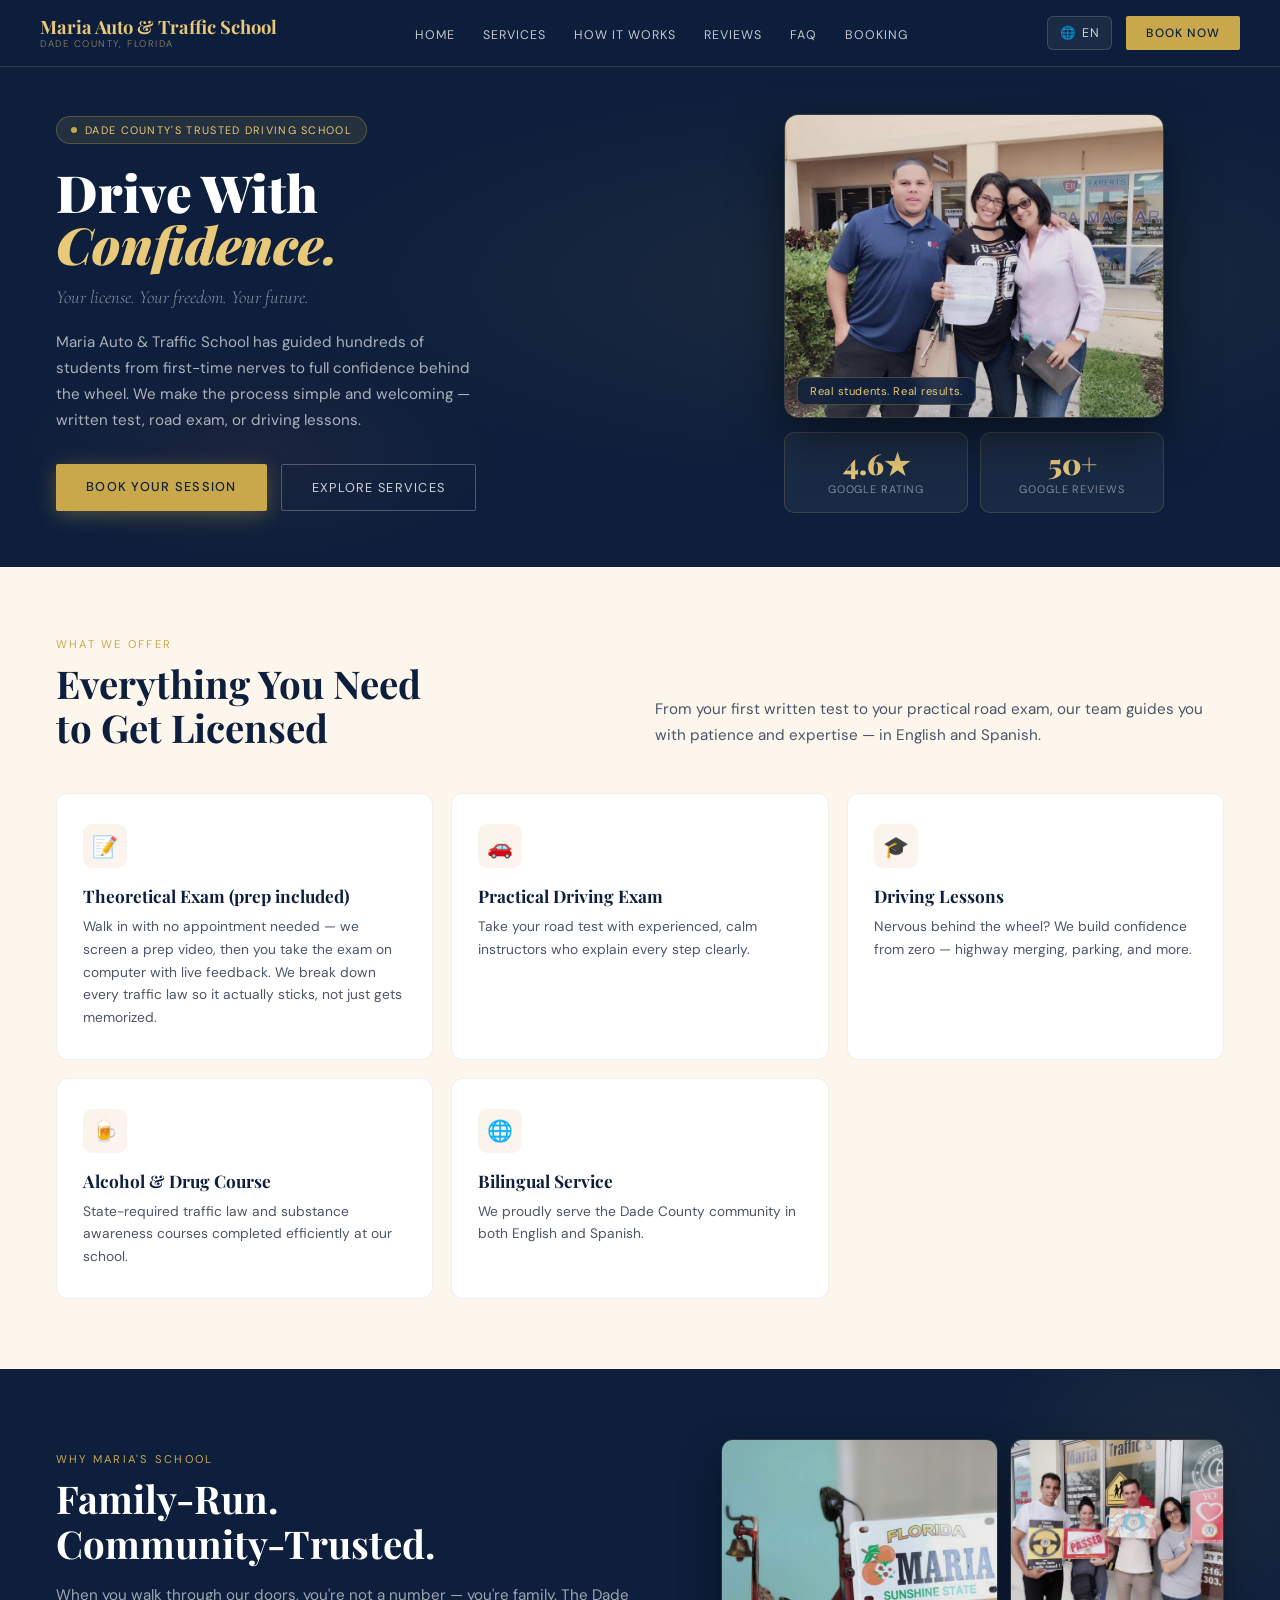
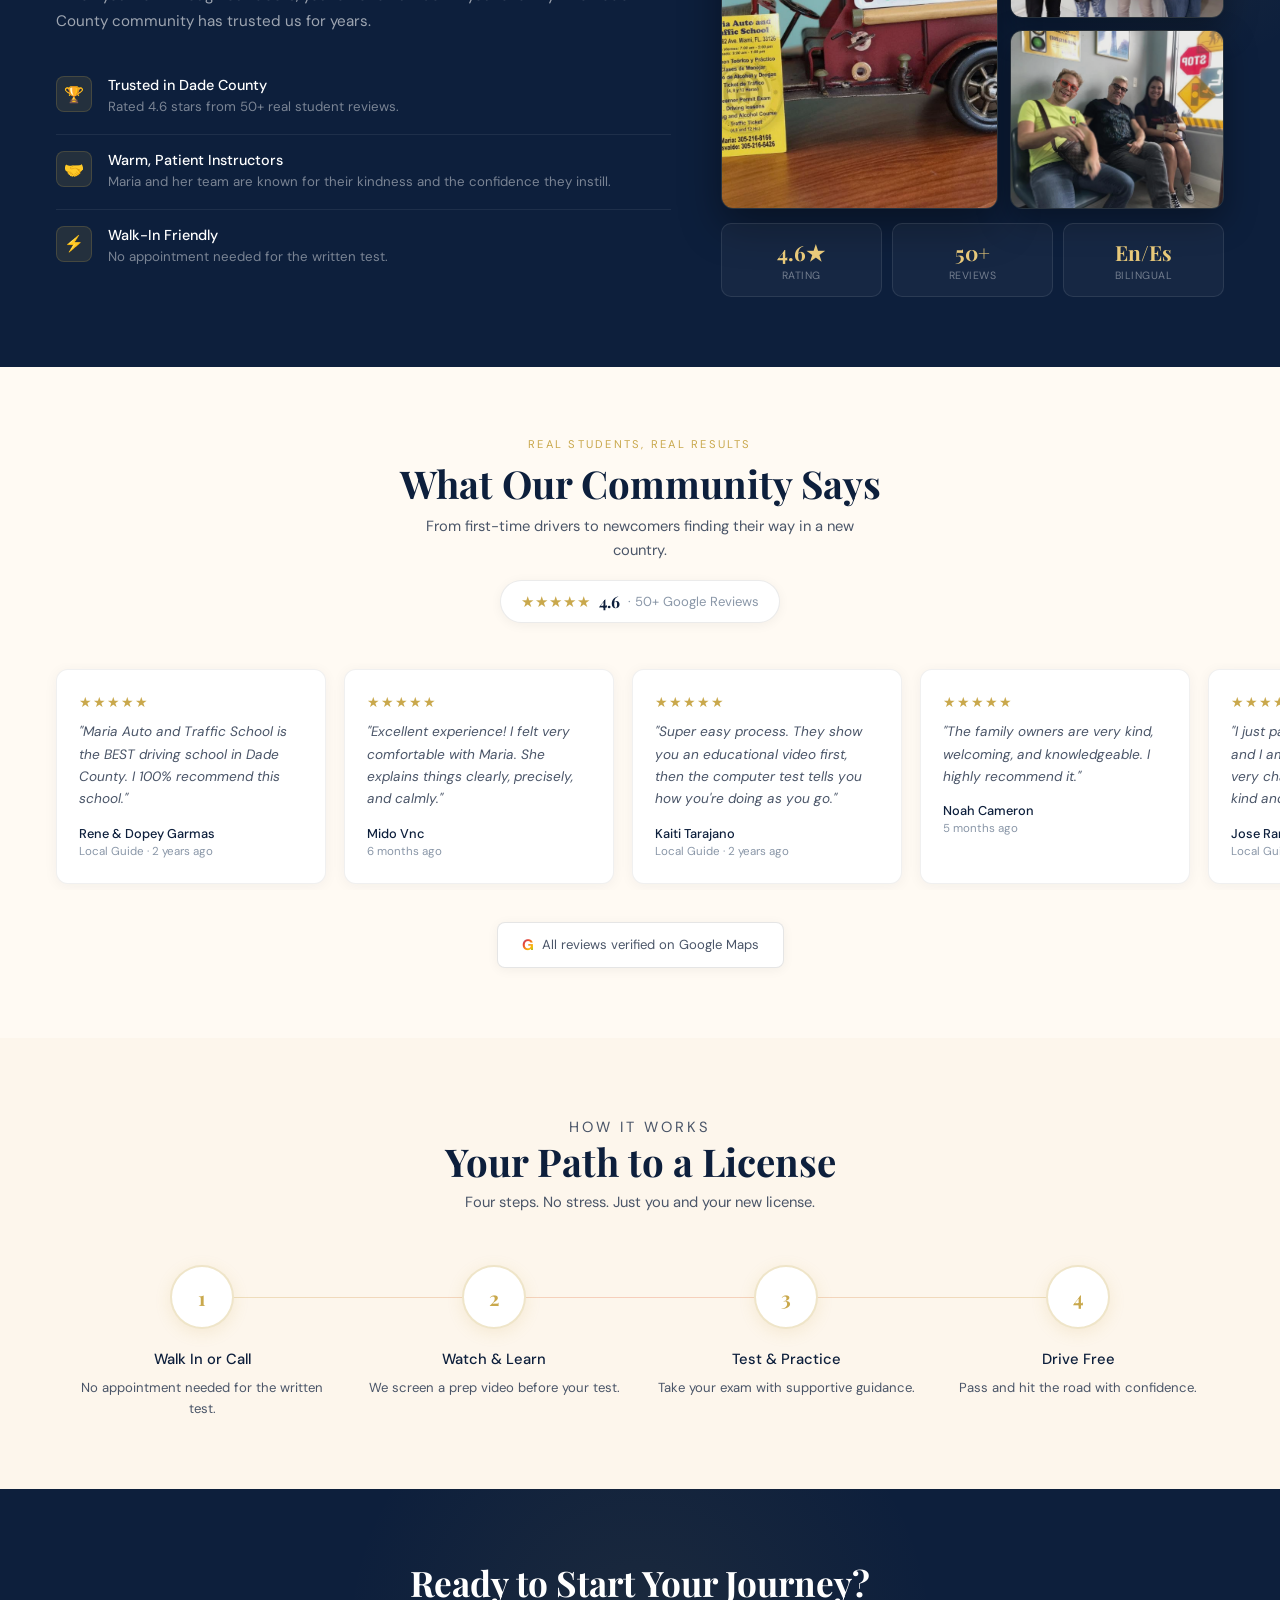
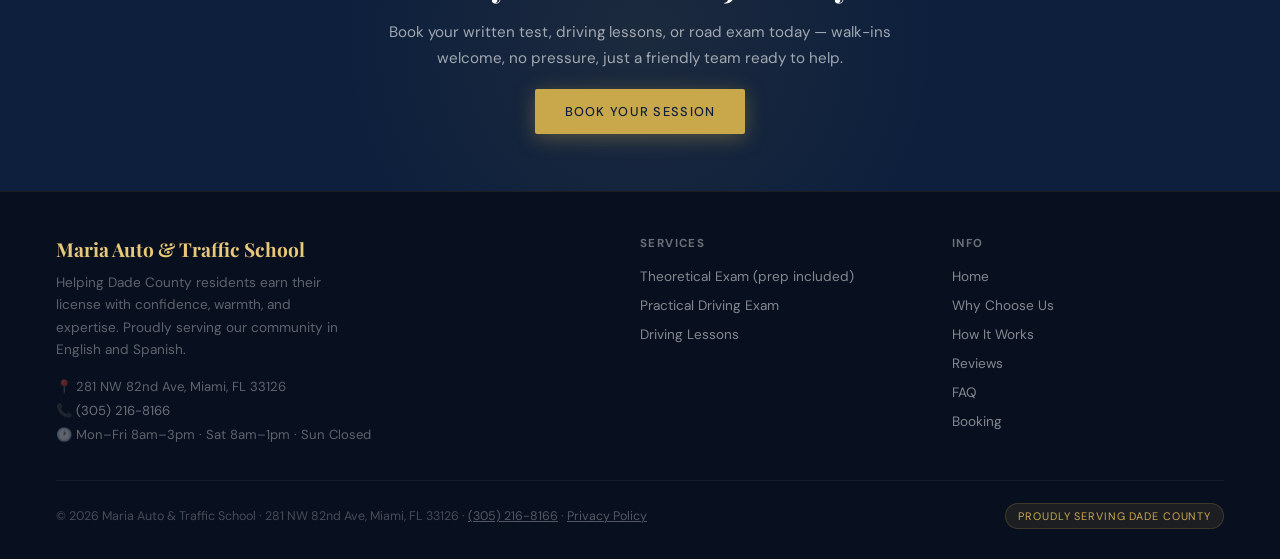
<file: index.html>
<!DOCTYPE html>
<html lang="en" id="html-root">
<head>
<meta charset="UTF-8">
<meta name="viewport" content="width=device-width, initial-scale=1.0">
<title>Maria Auto & Traffic School — Dade County's Trusted Driving School</title>

<link rel="icon" type="image/svg+xml" href="data:image/svg+xml,%3Csvg xmlns='http://www.w3.org/2000/svg' viewBox='0 0 100 100'%3E%3Crect width='100' height='100' rx='20' fill='%230d1f3c'/%3E%3Ctext x='50' y='68' font-family='Georgia,serif' font-size='58' font-weight='700' fill='%23c9a84c' text-anchor='middle'%3EM%3C/text%3E%3C/svg%3E">

<meta name="description" content="Maria Auto & Traffic School — Miami-Dade's trusted driving school. Written tests, road exams, and driving lessons in English and Spanish. Walk-ins welcome.">
<meta name="robots" content="index, follow">
<link rel="canonical" href="https://mariaautoschool.netlify.app/">
<meta property="og:type" content="website">
<meta property="og:title" content="Maria Auto & Traffic School">
<meta property="og:description" content="Miami-Dade's trusted driving school. Written tests, road exams & driving lessons in English and Spanish.">
<meta property="og:image" content="https://mariaautoschool.netlify.app/images/maria3.jpg">
<meta property="og:image:alt" content="Students celebrating passing their driving test outside Maria Auto & Traffic School">
<meta name="twitter:card" content="summary_large_image">
<meta name="twitter:image" content="https://mariaautoschool.netlify.app/images/maria3.jpg">
<link rel="preconnect" href="https://fonts.googleapis.com">
<link href="https://fonts.googleapis.com/css2?family=Playfair+Display:ital,wght@0,400;0,700;0,900;1,400;1,700&family=DM+Sans:wght@300;400;500&family=Cormorant+Garamond:ital,wght@0,300;1,300;1,600&display=swap" rel="stylesheet">
<link rel="stylesheet" href="style.css">

<script type="application/ld+json">
{
  "@context": "https://schema.org",
  "@type": "DrivingSchool",
  "name": "Maria Auto & Traffic School",
  "image": "https://mariaautoschool.netlify.app/images/maria5.jpg",
  "url": "https://mariaautoschool.netlify.app/",
  "telephone": "+1-305-216-8166",
  "address": {
    "@type": "PostalAddress",
    "streetAddress": "281 NW 82nd Ave",
    "addressLocality": "Miami",
    "addressRegion": "FL",
    "postalCode": "33126",
    "addressCountry": "US"
  },
  "openingHoursSpecification": [
    {
      "@type": "OpeningHoursSpecification",
      "dayOfWeek": ["Monday", "Tuesday", "Wednesday", "Thursday", "Friday"],
      "opens": "08:00",
      "closes": "15:00"
    },
    {
      "@type": "OpeningHoursSpecification",
      "dayOfWeek": "Saturday",
      "opens": "08:00",
      "closes": "13:00"
    }
  ],
  "aggregateRating": {
    "@type": "AggregateRating",
    "ratingValue": "4.6",
    "reviewCount": "50",
    "bestRating": "5",
    "worstRating": "1"
  },
  "priceRange": "$50-$150",
  "areaServed": "Miami-Dade County, FL",
  "availableLanguage": ["English", "Spanish"]
}
</script>
</head>
<body>

<!-- NAV -->
<nav>
  <a href="index.html" class="nav-logo">Maria Auto & Traffic School<span>Dade County, Florida</span></a>
  <ul class="nav-links">
    <li><a href="index.html" data-i18n="nav.home">Home</a></li>
    <li><a href="#services" data-i18n="nav.services">Services</a></li>
    <li><a href="#process" data-i18n="nav.process">How It Works</a></li>
    <li><a href="#reviews" data-i18n="nav.reviews">Reviews</a></li>
    <li><a href="faq.html" data-i18n="footer.faq">FAQ</a></li>
    <li><a href="book.html" data-i18n="nav.contact">Booking</a></li>
  </ul>
  <div class="nav-right">
    <div class="lang-switch">
      <button class="lang-btn" id="lang-btn">🌐 <span id="lang-btn-label">EN</span></button>
      <div class="lang-menu" id="lang-menu">
        <button class="lang-option" data-lang="en">English</button>
        <button class="lang-option" data-lang="es">Español</button>
      </div>
    </div>
    <a href="book.html" class="nav-cta" data-i18n="nav.cta">Book Now</a>
    <button class="nav-hamburger" id="hamburger" aria-label="Open menu"><span></span><span></span><span></span></button>
  </div>
</nav>

<div class="mobile-menu" id="mobile-menu">
  <a href="index.html" class="mobile-link" data-i18n="nav.home">Home</a>
  <a href="#services" class="mobile-link" data-i18n="nav.services">Services</a>
  <a href="#process" class="mobile-link" data-i18n="nav.process">How It Works</a>
  <a href="#reviews" class="mobile-link" data-i18n="nav.reviews">Reviews</a>
  <a href="faq.html" class="mobile-link" data-i18n="footer.faq">FAQ</a>
  <a href="book.html" class="mobile-link" data-i18n="nav.contact">Booking</a>
  <div class="mobile-lang">
    <button data-lang="en">English</button>
    <button data-lang="es">Español</button>
  </div>
</div>

<section class="hero">
  <div class="hero-bg-texture"></div>
  <div class="hero-left">
    <div class="hero-badge"><span class="hero-badge-dot"></span><span data-i18n="hero.badge">Dade County's Trusted Driving School</span></div>
    <h1 class="hero-headline" data-i18n-html="hero.headline">Drive With<em>Confidence.</em></h1>
    <p class="hero-sub" data-i18n="hero.sub">Your license. Your freedom. Your future.</p>
    <p class="hero-body" data-i18n="hero.body">Maria Auto & Traffic School has guided hundreds of students from first-time nerves to full confidence behind the wheel. We make the process simple and welcoming — written test, road exam, or driving lessons.</p>
    <div class="hero-actions">
      <a href="book.html" class="btn-primary" data-i18n="hero.cta1">Book Your Session</a>
      <a href="#services" class="btn-secondary" data-i18n="hero.cta2">Explore Services</a>
    </div>
  </div>
  <div class="hero-right">
    <div class="hero-photo-wrap">
      <div class="hero-photo">
        <img src="images/maria3.jpg" alt="Students celebrating passing their driving test outside Maria Auto & Traffic School">
        <div class="hero-photo-badge" data-i18n="hero.photoBadge">Real students. Real results.</div>
      </div>
      <div class="hero-stats-row">
        <div class="hero-stat-card">
          <div class="stat-number">4.6★</div>
          <div class="stat-label" data-i18n="hero.statRating">Google Rating</div>
        </div>
        <div class="hero-stat-card">
          <div class="stat-number">50+</div>
          <div class="stat-label" data-i18n="hero.statReviews">Google Reviews</div>
        </div>
      </div>
    </div>
  </div>
</section>

<section class="services" id="services">
  <div class="services-header">
    <div>
      <p class="section-label" data-i18n="services.label">What We Offer</p>
      <h2 class="section-title" data-i18n-html="services.title">Everything You Need<br>to Get Licensed</h2>
    </div>
    <p class="services-desc" data-i18n="services.desc">From your first written test to your practical road exam, our team guides you with patience and expertise — in English and Spanish.</p>
  </div>
  <div class="services-grid">
    <div class="service-card fade-up">
      <div class="service-icon">📝</div>
      <h3 class="service-name" data-i18n="services.s5title">Theoretical Exam (prep included)</h3>
      <p class="service-desc" data-i18n="services.s5desc">Walk in with no appointment needed — we screen a prep video, then you take the exam on computer with live feedback. We break down every traffic law so it actually sticks, not just gets memorized.</p>
    </div>
    <div class="service-card fade-up">
      <div class="service-icon">🚗</div>
      <h3 class="service-name" data-i18n="services.s2title">Practical Driving Exam</h3>
      <p class="service-desc" data-i18n="services.s2desc">Take your road test with experienced, calm instructors who explain every step clearly.</p>
    </div>
    <div class="service-card fade-up">
      <div class="service-icon">🎓</div>
      <h3 class="service-name" data-i18n="services.s3title">Driving Lessons</h3>
      <p class="service-desc" data-i18n="services.s3desc">Nervous behind the wheel? We build confidence from zero — highway merging, parking, and more.</p>
    </div>
    <div class="service-card fade-up">
      <div class="service-icon">🍺</div>
      <h3 class="service-name" data-i18n="services.s4title">Alcohol & Drug Course</h3>
      <p class="service-desc" data-i18n="services.s4desc">State-required traffic law and substance awareness courses completed efficiently at our school.</p>
    </div>
    <div class="service-card fade-up">
      <div class="service-icon">🌐</div>
      <h3 class="service-name" data-i18n="services.s6title">Bilingual Service</h3>
      <p class="service-desc" data-i18n="services.s6desc">We proudly serve the Dade County community in both English and Spanish.</p>
    </div>
  </div>
</section>

<section class="why" id="why">
  <div class="why-left">
    <p class="section-label" style="color:var(--gold)" data-i18n="why.label">Why Maria's School</p>
    <h2 class="section-title" style="color:#fff" data-i18n-html="why.title">Family-Run.<br>Community-Trusted.</h2>
    <p class="why-body" data-i18n="why.body">When you walk through our doors, you're not a number — you're family. The Dade County community has trusted us for years.</p>
    <div class="why-features">
      <div class="why-feature">
        <div class="why-feature-icon">🏆</div>
        <div class="why-feature-text"><h4 data-i18n="why.f1title">Trusted in Dade County</h4><p data-i18n="why.f1desc">Rated 4.6 stars from 50+ real student reviews.</p></div>
      </div>
      <div class="why-feature">
        <div class="why-feature-icon">🤝</div>
        <div class="why-feature-text"><h4 data-i18n="why.f2title">Warm, Patient Instructors</h4><p data-i18n="why.f2desc">Maria and her team are known for their kindness and the confidence they instill.</p></div>
      </div>
      <div class="why-feature">
        <div class="why-feature-icon">⚡</div>
        <div class="why-feature-text"><h4 data-i18n="why.f3title">Walk-In Friendly</h4><p data-i18n="why.f3desc">No appointment needed for the written test.</p></div>
      </div>
    </div>
  </div>
  <div class="why-right">
    <div class="why-photo-grid">
      <div class="why-photo-main"><img src="images/maria1.jpg" alt="Happy students waiting inside Maria Auto & Traffic School" loading="lazy"></div>
      <div class="why-photo-side">
        <div class="why-photo-small"><img src="images/maria4.jpg" alt="Student holding Aprobé sign" loading="lazy"></div>
        <div class="why-photo-small"><img src="images/maria2.jpg" alt="Students with passing certificate" loading="lazy"></div>
      </div>
    </div>
    <div class="why-mini-stats">
      <div class="why-mini"><div class="why-mini-num">4.6★</div><div class="why-mini-label" data-i18n="why.mRating">Rating</div></div>
      <div class="why-mini"><div class="why-mini-num">50+</div><div class="why-mini-label" data-i18n="why.mReviews">Reviews</div></div>
      <div class="why-mini"><div class="why-mini-num">En/Es</div><div class="why-mini-label" data-i18n="why.mLang">Bilingual</div></div>
    </div>
  </div>
</section>

<section class="reviews" id="reviews">
  <div class="reviews-header">
    <p class="section-label" data-i18n="reviews.label">Real Students, Real Results</p>
    <h2 class="section-title" data-i18n="reviews.title">What Our Community Says</h2>
    <p class="reviews-sub" data-i18n="reviews.sub">From first-time drivers to newcomers finding their way in a new country.</p>
    <div class="reviews-rating-badge">
      <span class="stars">★★★★★</span>
      <span class="num">4.6</span>
      <span class="count">· 50+ <span data-i18n="reviews.googleReviews">Google Reviews</span></span>
    </div>
  </div>
  <div class="reviews-track-wrap">
    <div class="reviews-track">
      <div class="review-card"><div class="review-stars">★★★★★</div><p class="review-text">"Maria Auto and Traffic School is the BEST driving school in Dade County. I 100% recommend this school."</p><div class="review-author">Rene & Dopey Garmas</div><div class="review-time">Local Guide · 2 years ago</div></div>
      <div class="review-card"><div class="review-stars">★★★★★</div><p class="review-text">"Excellent experience! I felt very comfortable with Maria. She explains things clearly, precisely, and calmly."</p><div class="review-author">Mido Vnc</div><div class="review-time">6 months ago</div></div>
      <div class="review-card"><div class="review-stars">★★★★★</div><p class="review-text">"Super easy process. They show you an educational video first, then the computer test tells you how you're doing as you go."</p><div class="review-author">Kaiti Tarajano</div><div class="review-time">Local Guide · 2 years ago</div></div>
      <div class="review-card"><div class="review-stars">★★★★★</div><p class="review-text">"The family owners are very kind, welcoming, and knowledgeable. I highly recommend it."</p><div class="review-author">Noah Cameron</div><div class="review-time">5 months ago</div></div>
      <div class="review-card"><div class="review-stars">★★★★★</div><p class="review-text">"I just passed my practical exam and I am totally delighted. María is very charming and the teacher is kind and polite."</p><div class="review-author">Jose Ramos</div><div class="review-time">Local Guide · 2 years ago</div></div>
      <div class="review-card"><div class="review-stars">★★★★★</div><p class="review-text">"I love this school. They transmit a peace that touches your heart ❤️ and they are very professional."</p><div class="review-author">Legna Arbos</div><div class="review-time">a year ago</div></div>
      <div class="review-card"><div class="review-stars">★★★★★</div><p class="review-text">"They gave me the confidence and encouragement I needed to overcome my fear of driving."</p><div class="review-author">Yasmany Salgado</div><div class="review-time">Local Guide · 2 years ago</div></div>
      <div class="review-card"><div class="review-stars">★★★★★</div><p class="review-text">"Reasonable price and quick process — much appreciated when you're from out of town."</p><div class="review-author">Leire Viana</div><div class="review-time">6 months ago</div></div>
      <div class="review-card"><div class="review-stars">★★★★★</div><p class="review-text">"Excellent teacher. She gives you confidence and motivation. Always grateful."</p><div class="review-author">Vilma Blanco</div><div class="review-time">a year ago</div></div>
      <div class="review-card"><div class="review-stars">★★★★★</div><p class="review-text">"Very satisfied with the school. Great teachers and excellent staff. I recommend it 1000%!"</p><div class="review-author">Larisa Montero</div><div class="review-time">Local Guide · a year ago</div></div>
      <!-- duplicate for seamless loop -->
      <div class="review-card"><div class="review-stars">★★★★★</div><p class="review-text">"Maria Auto and Traffic School is the BEST driving school in Dade County. I 100% recommend this school."</p><div class="review-author">Rene & Dopey Garmas</div><div class="review-time">Local Guide · 2 years ago</div></div>
      <div class="review-card"><div class="review-stars">★★★★★</div><p class="review-text">"Excellent experience! I felt very comfortable with Maria. She explains things clearly, precisely, and calmly."</p><div class="review-author">Mido Vnc</div><div class="review-time">6 months ago</div></div>
      <div class="review-card"><div class="review-stars">★★★★★</div><p class="review-text">"Super easy process. They show you an educational video first, then the computer test tells you how you're doing as you go."</p><div class="review-author">Kaiti Tarajano</div><div class="review-time">Local Guide · 2 years ago</div></div>
      <div class="review-card"><div class="review-stars">★★★★★</div><p class="review-text">"The family owners are very kind, welcoming, and knowledgeable. I highly recommend it."</p><div class="review-author">Noah Cameron</div><div class="review-time">5 months ago</div></div>
      <div class="review-card"><div class="review-stars">★★★★★</div><p class="review-text">"I just passed my practical exam and I am totally delighted. María is very charming and the teacher is kind and polite."</p><div class="review-author">Jose Ramos</div><div class="review-time">Local Guide · 2 years ago</div></div>
      <div class="review-card"><div class="review-stars">★★★★★</div><p class="review-text">"I love this school. They transmit a peace that touches your heart ❤️ and they are very professional."</p><div class="review-author">Legna Arbos</div><div class="review-time">a year ago</div></div>
      <div class="review-card"><div class="review-stars">★★★★★</div><p class="review-text">"They gave me the confidence and encouragement I needed to overcome my fear of driving."</p><div class="review-author">Yasmany Salgado</div><div class="review-time">Local Guide · 2 years ago</div></div>
      <div class="review-card"><div class="review-stars">★★★★★</div><p class="review-text">"Reasonable price and quick process — much appreciated when you're from out of town."</p><div class="review-author">Leire Viana</div><div class="review-time">6 months ago</div></div>
      <div class="review-card"><div class="review-stars">★★★★★</div><p class="review-text">"Excellent teacher. She gives you confidence and motivation. Always grateful."</p><div class="review-author">Vilma Blanco</div><div class="review-time">a year ago</div></div>
      <div class="review-card"><div class="review-stars">★★★★★</div><p class="review-text">"Very satisfied with the school. Great teachers and excellent staff. I recommend it 1000%!"</p><div class="review-author">Larisa Montero</div><div class="review-time">Local Guide · a year ago</div></div>
    </div>
  </div>
  <div style="text-align:center">
    <div class="google-badge"><span class="g-logo">G</span><span data-i18n="reviews.verified">All reviews verified on Google Maps</span></div>
  </div>
</section>

<section class="process" id="process">
  <div class="process-header">
    <p class="section-label" data-i18n="process.label">How It Works</p>
    <h2 class="section-title" data-i18n="process.title">Your Path to a License</h2>
    <p data-i18n="process.sub">Four steps. No stress. Just you and your new license.</p>
  </div>
  <div class="process-steps">
    <div class="process-step fade-up"><div class="step-num">1</div><h4 class="step-title" data-i18n="process.p1title">Walk In or Call</h4><p class="step-desc" data-i18n="process.p1desc">No appointment needed for the written test.</p></div>
    <div class="process-step fade-up"><div class="step-num">2</div><h4 class="step-title" data-i18n="process.p2title">Watch & Learn</h4><p class="step-desc" data-i18n="process.p2desc">We screen a prep video before your test.</p></div>
    <div class="process-step fade-up"><div class="step-num">3</div><h4 class="step-title" data-i18n="process.p3title">Test & Practice</h4><p class="step-desc" data-i18n="process.p3desc">Take your exam with supportive guidance.</p></div>
    <div class="process-step fade-up"><div class="step-num">4</div><h4 class="step-title" data-i18n="process.p4title">Drive Free</h4><p class="step-desc" data-i18n="process.p4desc">Pass and hit the road with confidence.</p></div>
  </div>
</section>


<!-- CLOSING CTA -->
<section class="closing-cta">
  <div class="closing-cta-inner">
    <h2 data-i18n="cta.title">Ready to Start Your Journey?</h2>
    <p data-i18n="cta.body">Book your written test, driving lessons, or road exam today — walk-ins welcome, no pressure, just a friendly team ready to help.</p>
    <a href="book.html" class="btn-primary" data-i18n="hero.cta1">Book Your Session</a>
  </div>
</section>

<footer>
  <div class="footer-inner">
    <div class="footer-brand">
      <h3>Maria Auto & Traffic School</h3>
      <p data-i18n="footer.tagline">Helping Dade County residents earn their license with confidence, warmth, and expertise. Proudly serving our community in English and Spanish.</p>
      <div class="footer-contact-mini">
        📍 281 NW 82nd Ave, Miami, FL 33126<br>
        📞 <a href="tel:+13052168166">(305) 216-8166</a><br>
        🕐 <span data-i18n-html="contact.hoursValue">Mon–Fri 8am–3pm · Sat 8am–1pm · Sun Closed</span>
      </div>
    </div>
    <div class="footer-col">
      <h4 data-i18n="footer.servicesHeader">Services</h4>
      <ul>
        <li><a href="#services" data-i18n="services.s5title">Theoretical Exam</a></li>
        <li><a href="#services" data-i18n="services.s2title">Road Exam</a></li>
        <li><a href="#services" data-i18n="services.s3title">Driving Lessons</a></li>
      </ul>
    </div>
    <div class="footer-col">
      <h4 data-i18n="footer.infoHeader">Info</h4>
      <ul>
        <li><a href="index.html" data-i18n="nav.home">Home</a></li>
        <li><a href="#why" data-i18n="footer.why">Why Choose Us</a></li>
        <li><a href="#process" data-i18n="nav.process">How It Works</a></li>
        <li><a href="#reviews" data-i18n="nav.reviews">Reviews</a></li>
        <li><a href="faq.html" data-i18n="footer.faq">FAQ</a></li>
        <li><a href="book.html" data-i18n="nav.contact">Booking</a></li>
      </ul>
    </div>
  </div>
  <div class="footer-bottom">
    <p>© <span id="footer-year">2025</span> Maria Auto & Traffic School · 281 NW 82nd Ave, Miami, FL 33126 · <a href="tel:+13052168166">(305) 216-8166</a> · <a href="#" id="privacy-link" data-i18n="footer.privacy">Privacy Policy</a></p>
    <div class="footer-dade" data-i18n="footer.badge">Proudly Serving Dade County</div>
  </div>
</footer>

<button class="back-to-top" id="back-to-top" aria-label="Back to top">↑</button>

<!-- BOOKING CONFIRMATION MODAL -->
<div class="booking-modal-overlay" id="booking-modal" role="dialog" aria-modal="true" aria-label="Booking request notice">
  <div class="booking-modal-box">
    <div class="booking-modal-icon">📋</div>
    <h3 data-i18n="form.modalTitle">This is a request, not a confirmed booking</h3>
    <p data-i18n="form.modalBody">Submitting this form does not guarantee your selected date and time. If your preferred slot isn't available, Maria or a team member will reach out by phone, text, or email to find a time that works.</p>
    <div class="booking-modal-actions">
      <button type="button" class="booking-modal-cancel" id="booking-modal-cancel" data-i18n="form.modalCancel">Go Back</button>
      <button type="button" class="booking-modal-confirm" id="booking-modal-confirm" data-i18n="form.modalConfirm">I Understand, Submit</button>
    </div>
  </div>
</div>

<!-- PRIVACY MODAL -->
<div class="modal-overlay" id="privacy-modal" role="dialog" aria-modal="true" aria-label="Privacy Policy">
  <div class="modal-box">
    <div class="modal-header">
      <h2 data-i18n="privacy.title">Privacy Policy</h2>
      <button class="modal-close" id="modal-close" aria-label="Close">✕</button>
    </div>
    <div class="modal-body">
      <p class="updated" data-i18n="privacy.updated">Last updated: January 1, 2025</p>
      <p data-i18n="privacy.intro">Maria Auto & Traffic School ("we," "us," or "our") operates this website. This Privacy Policy explains how we collect, use, and protect the personal information you provide when you use our site or submit an inquiry through our contact form.</p>
      <h3 data-i18n="privacy.h1">1. Information We Collect</h3>
      <p data-i18n="privacy.p1">When you submit a booking inquiry, we may collect your name, phone number, service interest, preferred language, and any notes you provide. We do not collect payment information, Social Security numbers, or government ID numbers.</p>
      <h3 data-i18n="privacy.h2">2. How We Use Your Information</h3>
      <p data-i18n="privacy.p2">We use your information solely to respond to your inquiry, contact you to schedule your session, and provide the services you requested. We never sell or share your information for marketing purposes.</p>
      <h3 data-i18n="privacy.h3">3. How We Store Your Information</h3>
      <p data-i18n-html="privacy.p3">Form submissions are processed securely through Formspree, a third-party form service. Review Formspree's practices at <a href="https://formspree.io/legal/privacy-policy/" target="_blank" rel="noopener">formspree.io/legal/privacy-policy</a>. We delete submissions periodically once resolved.</p>
      <h3 data-i18n="privacy.h4">4. Cookies & Tracking</h3>
      <p data-i18n="privacy.p4">This site uses no cookies, analytics, or advertising technology. No browsing data is tracked.</p>
      <h3 data-i18n="privacy.h5">5. Your Rights</h3>
      <p data-i18n="privacy.p5">You may request to know, correct, or delete the information we hold about you, or opt out of future communications, by contacting us directly.</p>
      <h3 data-i18n="privacy.h6">6. Contact Us</h3>
      <p data-i18n-html="privacy.p6">Maria Auto & Traffic School · 281 NW 82nd Ave, Miami, FL 33126 · Phone: <a href="tel:+13052168166">(305) 216-8166</a></p>
    </div>
  </div>
</div>

<script src="script.js"></script>
</body>
</html>
</file>
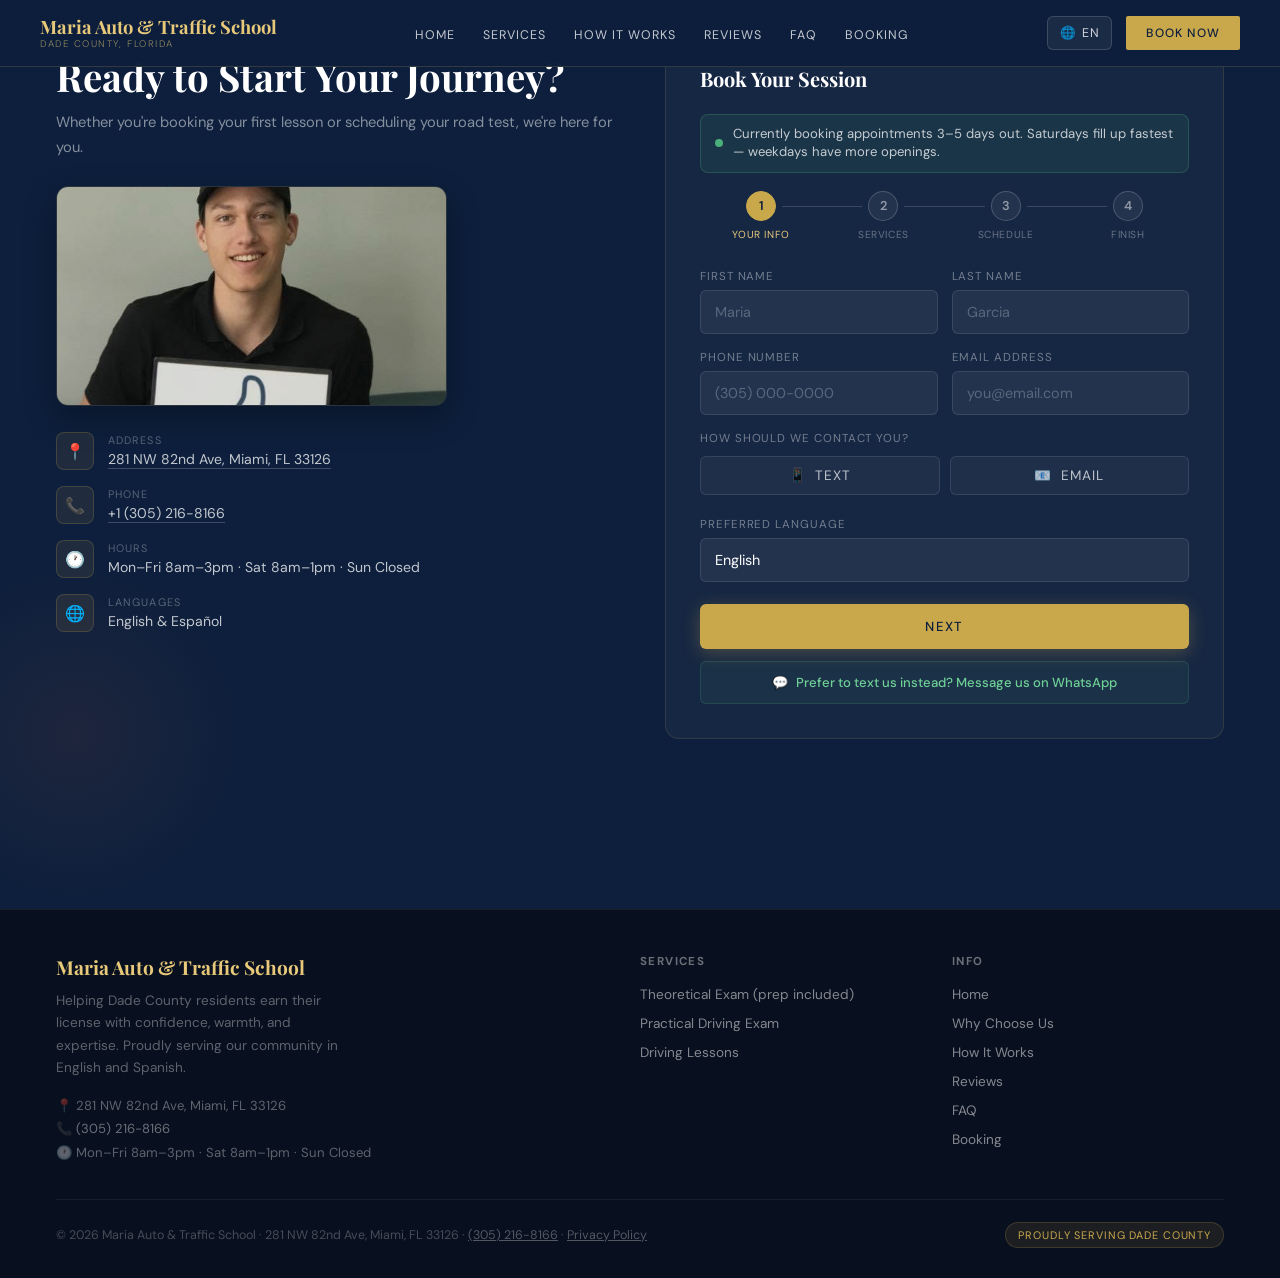
<file: book.html>
<!DOCTYPE html>
<html lang="en" id="html-root">
<head>
<meta charset="UTF-8">
<meta name="viewport" content="width=device-width, initial-scale=1.0">
<title>Book Your Session — Maria Auto & Traffic School</title>

<link rel="icon" type="image/svg+xml" href="data:image/svg+xml,%3Csvg xmlns='http://www.w3.org/2000/svg' viewBox='0 0 100 100'%3E%3Crect width='100' height='100' rx='20' fill='%230d1f3c'/%3E%3Ctext x='50' y='68' font-family='Georgia,serif' font-size='58' font-weight='700' fill='%23c9a84c' text-anchor='middle'%3EM%3C/text%3E%3C/svg%3E">

<meta name="description" content="Book your written test, driving lessons, or road exam with Maria Auto & Traffic School. Walk-ins welcome, bilingual service, Miami-Dade County.">
<meta name="robots" content="index, follow">
<link rel="canonical" href="https://mariaautoschool.netlify.app/book.html">
<meta property="og:type" content="website">
<meta property="og:title" content="Book Your Session — Maria Auto & Traffic School">
<meta property="og:description" content="Request an appointment for your written test, driving lessons, or road exam. Walk-ins welcome, bilingual service.">
<meta property="og:image" content="https://mariaautoschool.netlify.app/images/maria3.jpg">
<meta name="twitter:card" content="summary_large_image">
<meta name="twitter:image" content="https://mariaautoschool.netlify.app/images/maria3.jpg">
<link rel="preconnect" href="https://fonts.googleapis.com">
<link href="https://fonts.googleapis.com/css2?family=Playfair+Display:ital,wght@0,400;0,700;0,900;1,400;1,700&family=DM+Sans:wght@300;400;500&family=Cormorant+Garamond:ital,wght@0,300;1,300;1,600&display=swap" rel="stylesheet">
<link rel="stylesheet" href="style.css">
</head>
<body>

<!-- NAV -->
<nav>
  <a href="index.html" class="nav-logo">Maria Auto & Traffic School<span>Dade County, Florida</span></a>
  <ul class="nav-links">
    <li><a href="index.html" data-i18n="nav.home">Home</a></li>
    <li><a href="index.html#services" data-i18n="nav.services">Services</a></li>
    <li><a href="index.html#process" data-i18n="nav.process">How It Works</a></li>
    <li><a href="index.html#reviews" data-i18n="nav.reviews">Reviews</a></li>
    <li><a href="faq.html" data-i18n="footer.faq">FAQ</a></li>
    <li><a href="book.html" data-i18n="nav.contact">Booking</a></li>
  </ul>
  <div class="nav-right">
    <div class="lang-switch">
      <button class="lang-btn" id="lang-btn">🌐 <span id="lang-btn-label">EN</span></button>
      <div class="lang-menu" id="lang-menu">
        <button class="lang-option" data-lang="en">English</button>
        <button class="lang-option" data-lang="es">Español</button>
      </div>
    </div>
    <a href="book.html" class="nav-cta" data-i18n="nav.cta">Book Now</a>
    <button class="nav-hamburger" id="hamburger" aria-label="Open menu"><span></span><span></span><span></span></button>
  </div>
</nav>

<div class="mobile-menu" id="mobile-menu">
  <a href="index.html" class="mobile-link" data-i18n="nav.home">Home</a>
  <a href="index.html#services" class="mobile-link" data-i18n="nav.services">Services</a>
  <a href="index.html#process" class="mobile-link" data-i18n="nav.process">How It Works</a>
  <a href="index.html#reviews" class="mobile-link" data-i18n="nav.reviews">Reviews</a>
  <a href="faq.html" class="mobile-link" data-i18n="footer.faq">FAQ</a>
  <a href="book.html" class="mobile-link" data-i18n="nav.contact">Booking</a>
  <div class="mobile-lang">
    <button data-lang="en">English</button>
    <button data-lang="es">Español</button>
  </div>
</div>

<section class="contact" id="contact" style="padding-top:130px">
  <div class="contact-left" style="position:relative;z-index:1">
    <p class="section-label" style="color:var(--gold)" data-i18n="contact.label">Get In Touch</p>
    <h2 class="section-title" data-i18n="contact.title">Ready to Start Your Journey?</h2>
    <p class="contact-body" data-i18n="contact.body">Whether you're booking your first lesson or scheduling your road test, we're here for you.</p>
    <div class="contact-storefront"><img src="images/maria5.jpg" alt="Maria Auto & Traffic School storefront at 281 NW 82nd Ave Miami" loading="lazy"></div>
    <div class="contact-info">
      <div class="contact-item"><div class="contact-icon">📍</div><div><div class="contact-item-label" data-i18n="contact.address">Address</div><div class="contact-item-text"><a href="https://maps.google.com/?q=281+NW+82nd+Ave,+Miami,+FL+33126" target="_blank" rel="noopener">281 NW 82nd Ave, Miami, FL 33126</a></div></div></div>
      <div class="contact-item"><div class="contact-icon">📞</div><div><div class="contact-item-label" data-i18n="contact.phone">Phone</div><div class="contact-item-text"><a href="tel:+13052168166">+1 (305) 216-8166</a></div></div></div>
      <div class="contact-item"><div class="contact-icon">🕐</div><div><div class="contact-item-label" data-i18n="contact.hours">Hours</div><div class="contact-item-text" data-i18n-html="contact.hoursValue">Mon–Fri 8am–3pm · Sat 8am–1pm · Sun Closed</div></div></div>
      <div class="contact-item"><div class="contact-icon">🌐</div><div><div class="contact-item-label" data-i18n="contact.languages">Languages</div><div class="contact-item-text">English & Español</div></div></div>
    </div>
  </div>
  <div class="contact-form" style="position:relative;z-index:1">
    <h3 data-i18n="form.title">Book Your Session</h3>
    <div class="availability-badge">
      <span class="availability-dot"></span>
      <span data-i18n="form.availabilityNote">Currently booking appointments 3–5 days out. Saturdays fill up fastest — weekdays have more openings.</span>
    </div>

    <!-- WIZARD PROGRESS -->
    <div class="wizard-progress" id="wizard-progress">
      <div class="wizard-progress-step active" data-step-indicator="1" tabindex="0" role="button" aria-label="Step 1">
        <div class="wizard-progress-num">1</div>
        <div class="wizard-progress-label" data-i18n="wizard.step1">Your Info</div>
      </div>
      <div class="wizard-progress-step" data-step-indicator="2" tabindex="0" role="button" aria-label="Step 2">
        <div class="wizard-progress-num">2</div>
        <div class="wizard-progress-label" data-i18n="wizard.step2">Services</div>
      </div>
      <div class="wizard-progress-step" data-step-indicator="3" tabindex="0" role="button" aria-label="Step 3">
        <div class="wizard-progress-num">3</div>
        <div class="wizard-progress-label" data-i18n="wizard.step3">Schedule</div>
      </div>
      <div class="wizard-progress-step" data-step-indicator="4" tabindex="0" role="button" aria-label="Step 4">
        <div class="wizard-progress-num">4</div>
        <div class="wizard-progress-label" data-i18n="wizard.step4">Finish</div>
      </div>
    </div>

    <form action="https://formspree.io/f/mrewngqb" method="POST" id="booking-form" novalidate>
      <input type="text" name="_gotcha" style="display:none" tabindex="-1" autocomplete="off">
      <input type="hidden" name="_next" value="https://mariaautoschool.netlify.app/book.html?submitted=true">

      <!-- STEP 1: YOUR INFO -->
      <div class="wizard-step active" data-step="1">
        <div class="form-row">
          <div class="form-group"><label data-i18n="form.first">First Name</label><input type="text" name="first_name" placeholder="Maria" autocomplete="given-name" required></div>
          <div class="form-group"><label data-i18n="form.last">Last Name</label><input type="text" name="last_name" placeholder="Garcia" autocomplete="family-name" required></div>
        </div>
        <div class="form-row">
          <div class="form-group"><label data-i18n="form.phone">Phone Number</label><input type="tel" name="phone" id="field-phone" placeholder="(305) 000-0000" autocomplete="tel"></div>
          <div class="form-group"><label data-i18n="form.email">Email Address</label><input type="email" name="email" id="field-email" placeholder="you@email.com" autocomplete="email"></div>
        </div>
        <p class="field-error-msg" id="contact-required-error" data-i18n="form.contactRequiredError" role="alert" aria-live="assertive">Please provide a phone number or email address so we can reach you.</p>
        <div class="form-group">
          <label data-i18n="form.contactPref" style="display:block;margin-bottom:10px">How should we contact you?</label>
          <div class="contact-pref-row">
            <div class="contact-pref-item">
              <input type="checkbox" id="pref-text" name="contact_preference" value="Text">
              <label for="pref-text">📱 <span data-i18n="form.prefText">Text</span></label>
            </div>
            <div class="contact-pref-item">
              <input type="checkbox" id="pref-email" name="contact_preference" value="Email">
              <label for="pref-email">📧 <span data-i18n="form.prefEmail">Email</span></label>
            </div>
          </div>
        </div>
        <div class="form-group">
          <label data-i18n="form.lang">Preferred Language</label>
          <select name="language"><option>English</option><option>Español</option></select>
        </div>
        <div class="wizard-nav">
          <button type="button" class="btn-submit" data-wizard-next data-i18n="wizard.next">Next</button>
        </div>
      </div>

      <!-- STEP 2: SERVICES -->
      <div class="wizard-step" data-step="2">
        <div class="form-group">
          <label data-i18n="form.service" style="display:block;margin-bottom:10px">Service Interested In</label>
          <div class="checkbox-group">
            <div class="checkbox-item">
              <input type="checkbox" id="service2" name="services" value="Practical Driving Exam" data-hint="hintExam">
              <label for="service2"><span class="checkbox-box"></span><span data-i18n="form.opt2">Practical Driving Exam</span><span style="margin-left:auto;font-size:0.78rem;color:var(--gold);opacity:0.85">$150</span></label>
            </div>
            <div class="checkbox-item">
              <input type="checkbox" id="service3" name="services" value="Driving Lessons" data-hint="hintLessons">
              <label for="service3"><span class="checkbox-box"></span><span data-i18n="form.opt3">Driving Lessons</span><span style="margin-left:auto;font-size:0.78rem;color:var(--gold);opacity:0.85;text-align:right;line-height:1.4">from $50/hr<br><span style="font-size:0.7rem;opacity:0.75">travel fee may apply</span></span></label>
            </div>
            <div class="checkbox-item">
              <input type="checkbox" id="service4" name="services" value="Alcohol & Drug Course" data-hint="">
              <label for="service4"><span class="checkbox-box"></span><span data-i18n="form.opt4">Alcohol & Drug Course</span><span style="margin-left:auto;font-size:0.78rem;color:var(--gold);opacity:0.85">$50</span></label>
            </div>
            <div class="checkbox-item">
              <input type="checkbox" id="service5" name="services" value="Theoretical Exam (prep included)" data-hint="hintTheory">
              <label for="service5"><span class="checkbox-box"></span><span data-i18n="form.opt5">Theoretical Exam (prep included)</span><span style="margin-left:auto;font-size:0.78rem;color:var(--gold);opacity:0.85">$150</span></label>
            </div>
          </div>
          <p class="form-hint" id="hintExam" data-i18n="form.hintExam">Please bring a valid ID and your learner's permit to this appointment.</p>
          <p class="form-hint" id="hintLessons" data-i18n="form.hintLessons">Let us know below if you'd like us to come to you — a travel fee may apply depending on distance.</p>
          <p class="form-hint" id="hintTheory" data-i18n="form.hintTheory">This session can accommodate multiple students at once — great if you're booking with a friend or family member.</p>
          <p class="field-error-msg" id="services-required-error" data-i18n="wizard.servicesRequiredError" role="alert" aria-live="assertive">Please select at least one service.</p>
        </div>
        <div class="wizard-nav">
          <button type="button" class="btn-wizard-back" data-wizard-back data-i18n="wizard.back">Back</button>
          <button type="button" class="btn-submit" data-wizard-next data-i18n="wizard.next">Next</button>
        </div>
      </div>

      <!-- STEP 3: SCHEDULE -->
      <div class="wizard-step" data-step="3">
        <div id="datetime-container"></div>
        <p class="form-hint visible" id="datetime-placeholder" data-i18n="form.datetimePlaceholder">Select a service above to choose your preferred date and time.</p>
        <div class="wizard-nav">
          <button type="button" class="btn-wizard-back" data-wizard-back data-i18n="wizard.back">Back</button>
          <button type="button" class="btn-submit" data-wizard-next data-i18n="wizard.next">Next</button>
        </div>
      </div>

      <!-- STEP 4: FINISH -->
      <div class="wizard-step" data-step="4">
        <div class="form-group"><label data-i18n="form.notes">Questions or Notes</label><textarea name="notes" data-i18n-placeholder="form.notesPlaceholder" placeholder="Tell us a little about where you are in the process…"></textarea></div>
        <div class="form-group">
          <label data-i18n-html="form.referral">How did you hear about us? <span style="text-transform:none;letter-spacing:0;font-weight:400;opacity:0.6">(optional)</span></label>
          <select name="referral_source">
            <option value="" selected data-i18n="form.referralSkip">Prefer not to say</option>
            <option data-i18n="form.referralGoogle">Google Search</option>
            <option data-i18n="form.referralWordOfMouth">Word of Mouth / Friend or Family</option>
            <option data-i18n="form.referralSocial">Instagram / Facebook</option>
            <option data-i18n="form.referralDroveBy">Drove By / Saw the Sign</option>
            <option data-i18n="form.referralOther">Other</option>
          </select>
        </div>
        <div class="range-toggle-row" style="margin-bottom:16px">
          <input type="checkbox" id="consent-checkbox" required>
          <label for="consent-checkbox" data-i18n-html="form.consentLabel">I agree to be contacted about this request and have read the <a href="#" id="consent-privacy-link" style="color:var(--gold-light);text-decoration:underline">Privacy Policy</a>.</label>
        </div>
        <div class="wizard-nav">
          <button type="button" class="btn-wizard-back" data-wizard-back data-i18n="wizard.back">Back</button>
          <button type="submit" class="btn-submit" id="submit-btn" data-i18n="form.submit" aria-live="polite">Book Your Session</button>
        </div>
      </div>
    </form>
    <a href="https://wa.me/13052168166?text=Hi!%20I'd%20like%20to%20book%20an%20appointment%20at%20Maria%20Auto%20%26%20Traffic%20School." target="_blank" rel="noopener" class="whatsapp-fallback">
      <span>💬</span><span data-i18n="form.whatsapp">Prefer to text us instead? Message us on WhatsApp</span>
    </a>
    <div class="form-success" id="form-success" role="status" aria-live="polite">
      <div class="form-success-icon">✓</div>
      <h4 data-i18n="form.successTitle">We received your request!</h4>
      <p data-i18n="form.successBody">Maria or a team member will be in touch with you shortly.</p>
    </div>
  </div>
</section>

<footer>
  <div class="footer-inner">
    <div class="footer-brand">
      <h3>Maria Auto & Traffic School</h3>
      <p data-i18n="footer.tagline">Helping Dade County residents earn their license with confidence, warmth, and expertise. Proudly serving our community in English and Spanish.</p>
      <div class="footer-contact-mini">
        📍 281 NW 82nd Ave, Miami, FL 33126<br>
        📞 <a href="tel:+13052168166">(305) 216-8166</a><br>
        🕐 <span data-i18n-html="contact.hoursValue">Mon–Fri 8am–3pm · Sat 8am–1pm · Sun Closed</span>
      </div>
    </div>
    <div class="footer-col">
      <h4 data-i18n="footer.servicesHeader">Services</h4>
      <ul>
        <li><a href="index.html#services" data-i18n="services.s5title">Theoretical Exam</a></li>
        <li><a href="index.html#services" data-i18n="services.s2title">Road Exam</a></li>
        <li><a href="index.html#services" data-i18n="services.s3title">Driving Lessons</a></li>
      </ul>
    </div>
    <div class="footer-col">
      <h4 data-i18n="footer.infoHeader">Info</h4>
      <ul>
        <li><a href="index.html" data-i18n="nav.home">Home</a></li>
        <li><a href="index.html#why" data-i18n="footer.why">Why Choose Us</a></li>
        <li><a href="index.html#process" data-i18n="nav.process">How It Works</a></li>
        <li><a href="index.html#reviews" data-i18n="nav.reviews">Reviews</a></li>
        <li><a href="faq.html" data-i18n="footer.faq">FAQ</a></li>
        <li><a href="book.html" data-i18n="nav.contact">Booking</a></li>
      </ul>
    </div>
  </div>
  <div class="footer-bottom">
    <p>© <span id="footer-year">2025</span> Maria Auto & Traffic School · 281 NW 82nd Ave, Miami, FL 33126 · <a href="tel:+13052168166">(305) 216-8166</a> · <a href="#" id="privacy-link" data-i18n="footer.privacy">Privacy Policy</a></p>
    <div class="footer-dade" data-i18n="footer.badge">Proudly Serving Dade County</div>
  </div>
</footer>

<button class="back-to-top" id="back-to-top" aria-label="Back to top">↑</button>

<!-- BOOKING CONFIRMATION MODAL -->
<div class="booking-modal-overlay" id="booking-modal" role="dialog" aria-modal="true" aria-label="Booking request notice">
  <div class="booking-modal-box">
    <div class="booking-modal-icon">📋</div>
    <h3 data-i18n="form.modalTitle">This is a request, not a confirmed booking</h3>
    <p data-i18n="form.modalBody">Submitting this form does not guarantee your selected date and time. If your preferred slot isn't available, Maria or a team member will reach out by phone, text, or email to find a time that works.</p>
    <div class="booking-modal-actions">
      <button type="button" class="booking-modal-cancel" id="booking-modal-cancel" data-i18n="form.modalCancel">Go Back</button>
      <button type="button" class="booking-modal-confirm" id="booking-modal-confirm" data-i18n="form.modalConfirm">I Understand, Submit</button>
    </div>
  </div>
</div>

<!-- PRIVACY MODAL -->
<div class="modal-overlay" id="privacy-modal" role="dialog" aria-modal="true" aria-label="Privacy Policy">
  <div class="modal-box">
    <div class="modal-header">
      <h2 data-i18n="privacy.title">Privacy Policy</h2>
      <button class="modal-close" id="modal-close" aria-label="Close">✕</button>
    </div>
    <div class="modal-body">
      <p class="updated" data-i18n="privacy.updated">Last updated: January 1, 2025</p>
      <p data-i18n="privacy.intro">Maria Auto & Traffic School ("we," "us," or "our") operates this website. This Privacy Policy explains how we collect, use, and protect the personal information you provide when you use our site or submit an inquiry through our contact form.</p>
      <h3 data-i18n="privacy.h1">1. Information We Collect</h3>
      <p data-i18n="privacy.p1">When you submit a booking inquiry, we may collect your name, phone number, service interest, preferred language, and any notes you provide. We do not collect payment information, Social Security numbers, or government ID numbers.</p>
      <h3 data-i18n="privacy.h2">2. How We Use Your Information</h3>
      <p data-i18n="privacy.p2">We use your information solely to respond to your inquiry, contact you to schedule your session, and provide the services you requested. We never sell or share your information for marketing purposes.</p>
      <h3 data-i18n="privacy.h3">3. How We Store Your Information</h3>
      <p data-i18n-html="privacy.p3">Form submissions are processed securely through Formspree, a third-party form service. Review Formspree's practices at <a href="https://formspree.io/legal/privacy-policy/" target="_blank" rel="noopener">formspree.io/legal/privacy-policy</a>. We delete submissions periodically once resolved.</p>
      <h3 data-i18n="privacy.h4">4. Cookies & Tracking</h3>
      <p data-i18n="privacy.p4">This site uses no cookies, analytics, or advertising technology. No browsing data is tracked.</p>
      <h3 data-i18n="privacy.h5">5. Your Rights</h3>
      <p data-i18n="privacy.p5">You may request to know, correct, or delete the information we hold about you, or opt out of future communications, by contacting us directly.</p>
      <h3 data-i18n="privacy.h6">6. Contact Us</h3>
      <p data-i18n-html="privacy.p6">Maria Auto & Traffic School · 281 NW 82nd Ave, Miami, FL 33126 · Phone: <a href="tel:+13052168166">(305) 216-8166</a></p>
    </div>
  </div>
</div>

<script src="script.js"></script>
</body>
</html>
</file>
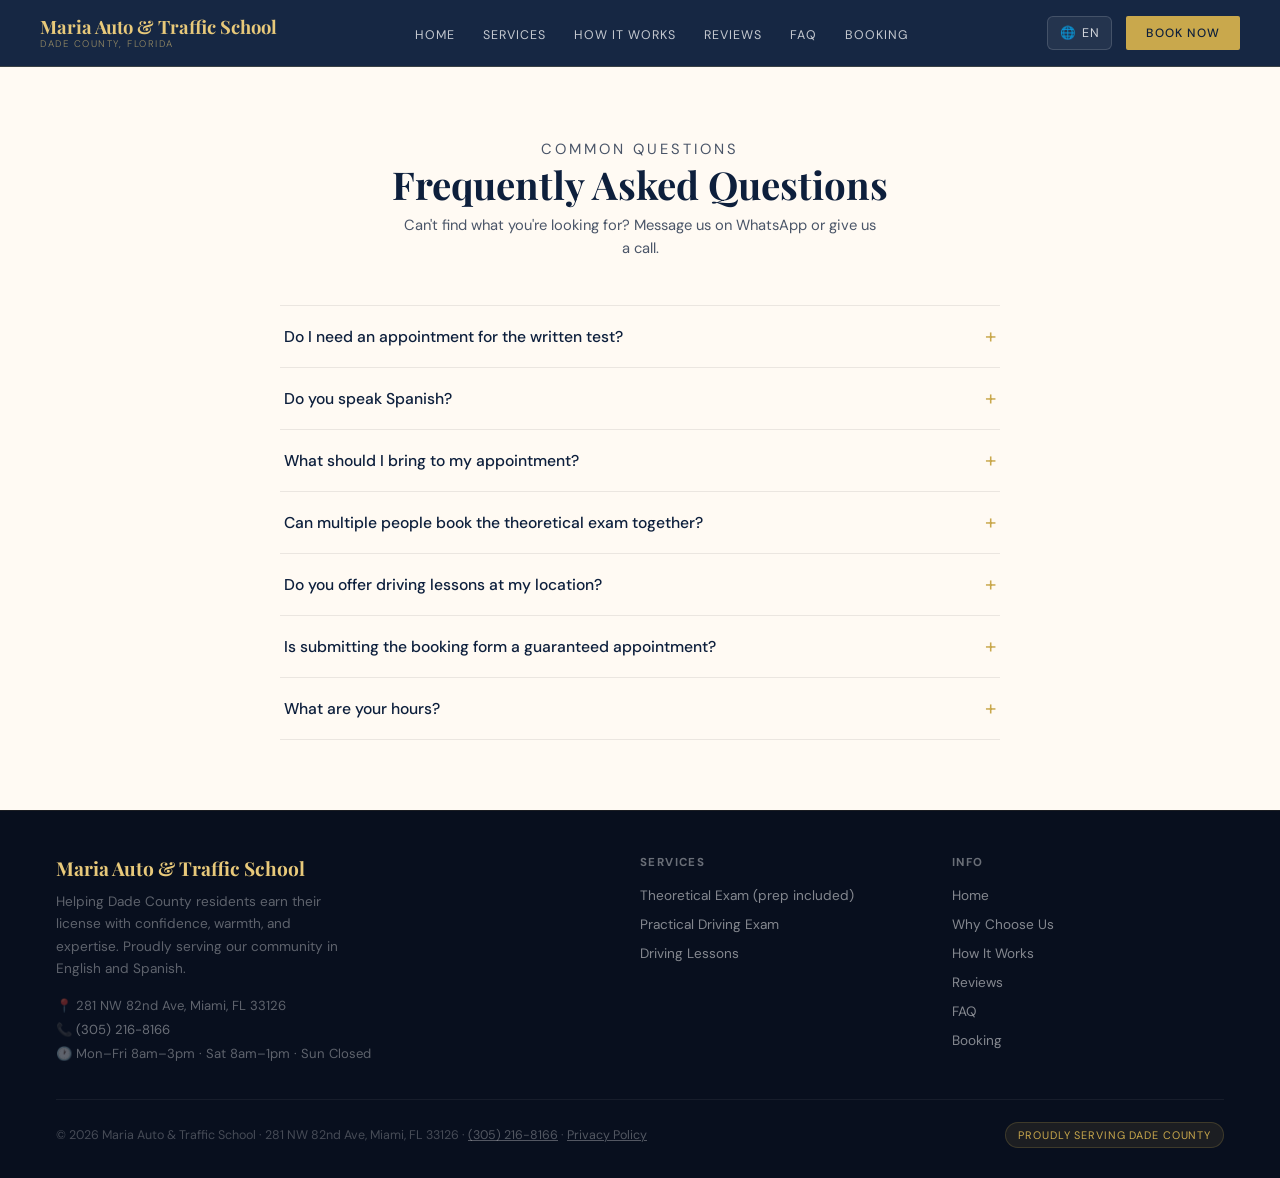
<file: faq.html>
<!DOCTYPE html>
<html lang="en" id="html-root">
<head>
<meta charset="UTF-8">
<meta name="viewport" content="width=device-width, initial-scale=1.0">
<title>FAQ — Maria Auto & Traffic School</title>

<link rel="icon" type="image/svg+xml" href="data:image/svg+xml,%3Csvg xmlns='http://www.w3.org/2000/svg' viewBox='0 0 100 100'%3E%3Crect width='100' height='100' rx='20' fill='%230d1f3c'/%3E%3Ctext x='50' y='68' font-family='Georgia,serif' font-size='58' font-weight='700' fill='%23c9a84c' text-anchor='middle'%3EM%3C/text%3E%3C/svg%3E">

<meta name="description" content="Frequently asked questions about Maria Auto & Traffic School — appointments, bilingual service, what to bring, and more.">
<meta name="robots" content="index, follow">
<link rel="canonical" href="https://mariaautoschool.netlify.app/faq.html">
<meta property="og:type" content="website">
<meta property="og:title" content="FAQ — Maria Auto & Traffic School">
<meta property="og:description" content="Answers to common questions about appointments, bilingual service, and what to bring to your visit.">
<meta property="og:image" content="https://mariaautoschool.netlify.app/images/maria3.jpg">
<meta name="twitter:card" content="summary_large_image">
<meta name="twitter:image" content="https://mariaautoschool.netlify.app/images/maria3.jpg">
<link rel="preconnect" href="https://fonts.googleapis.com">
<link href="https://fonts.googleapis.com/css2?family=Playfair+Display:ital,wght@0,400;0,700;0,900;1,400;1,700&family=DM+Sans:wght@300;400;500&family=Cormorant+Garamond:ital,wght@0,300;1,300;1,600&display=swap" rel="stylesheet">
<link rel="stylesheet" href="style.css">

<script type="application/ld+json">
{
  "@context": "https://schema.org",
  "@type": "FAQPage",
  "mainEntity": [
    {
      "@type": "Question",
      "name": "Do I need an appointment for the written test?",
      "acceptedAnswer": { "@type": "Answer", "text": "No — walk-ins are always welcome for the written knowledge test, no appointment needed. We'll screen a short prep video before you take the computerized exam." }
    },
    {
      "@type": "Question",
      "name": "Do you speak Spanish?",
      "acceptedAnswer": { "@type": "Answer", "text": "Yes! Our entire team is bilingual, and this website works in both English and Spanish." }
    },
    {
      "@type": "Question",
      "name": "What should I bring to my appointment?",
      "acceptedAnswer": { "@type": "Answer", "text": "A valid photo ID for all services, and your learner's permit if you're taking the practical driving exam." }
    },
    {
      "@type": "Question",
      "name": "Can multiple people book the theoretical exam together?",
      "acceptedAnswer": { "@type": "Answer", "text": "Yes — this session can accommodate multiple students at once, so it's great if you're coming in with a friend or family member." }
    },
    {
      "@type": "Question",
      "name": "Do you offer driving lessons at my location?",
      "acceptedAnswer": { "@type": "Answer", "text": "We can come to you for driving lessons — a travel fee may apply depending on distance." }
    },
    {
      "@type": "Question",
      "name": "Is submitting the booking form a guaranteed appointment?",
      "acceptedAnswer": { "@type": "Answer", "text": "Not automatically — it's a request. We'll confirm your appointment by phone, text, or email." }
    },
    {
      "@type": "Question",
      "name": "What are your hours?",
      "acceptedAnswer": { "@type": "Answer", "text": "Monday–Friday 8:00 AM–3:00 PM, Saturday 8:00 AM–1:00 PM, closed Sundays." }
    }
  ]
}
</script>
</head>
<body>

<!-- NAV -->
<nav>
  <a href="index.html" class="nav-logo">Maria Auto & Traffic School<span>Dade County, Florida</span></a>
  <ul class="nav-links">
    <li><a href="index.html" data-i18n="nav.home">Home</a></li>
    <li><a href="index.html#services" data-i18n="nav.services">Services</a></li>
    <li><a href="index.html#process" data-i18n="nav.process">How It Works</a></li>
    <li><a href="index.html#reviews" data-i18n="nav.reviews">Reviews</a></li>
    <li><a href="faq.html" data-i18n="footer.faq">FAQ</a></li>
    <li><a href="book.html" data-i18n="nav.contact">Booking</a></li>
  </ul>
  <div class="nav-right">
    <div class="lang-switch">
      <button class="lang-btn" id="lang-btn">🌐 <span id="lang-btn-label">EN</span></button>
      <div class="lang-menu" id="lang-menu">
        <button class="lang-option" data-lang="en">English</button>
        <button class="lang-option" data-lang="es">Español</button>
      </div>
    </div>
    <a href="book.html" class="nav-cta" data-i18n="nav.cta">Book Now</a>
    <button class="nav-hamburger" id="hamburger" aria-label="Open menu"><span></span><span></span><span></span></button>
  </div>
</nav>

<div class="mobile-menu" id="mobile-menu">
  <a href="index.html" class="mobile-link" data-i18n="nav.home">Home</a>
  <a href="index.html#services" class="mobile-link" data-i18n="nav.services">Services</a>
  <a href="index.html#process" class="mobile-link" data-i18n="nav.process">How It Works</a>
  <a href="index.html#reviews" class="mobile-link" data-i18n="nav.reviews">Reviews</a>
  <a href="faq.html" class="mobile-link" data-i18n="footer.faq">FAQ</a>
  <a href="book.html" class="mobile-link" data-i18n="nav.contact">Booking</a>
  <div class="mobile-lang">
    <button data-lang="en">English</button>
    <button data-lang="es">Español</button>
  </div>
</div>

<section class="faq" id="faq" style="padding-top:130px">
  <div class="faq-header">
    <p class="section-label" data-i18n="faq.label">Common Questions</p>
    <h2 class="section-title" data-i18n="faq.title">Frequently Asked Questions</h2>
    <p data-i18n="faq.sub">Can't find what you're looking for? Message us on WhatsApp or give us a call.</p>
  </div>
  <div class="faq-list">
    <div class="faq-item">
      <button class="faq-question" type="button" aria-expanded="false">
        <span data-i18n="faq.q1">Do I need an appointment for the written test?</span>
        <span class="faq-icon">+</span>
      </button>
      <div class="faq-answer"><p data-i18n="faq.a1">No — walk-ins are always welcome for the written knowledge test, no appointment needed. We'll screen a short prep video before you take the computerized exam.</p></div>
    </div>
    <div class="faq-item">
      <button class="faq-question" type="button" aria-expanded="false">
        <span data-i18n="faq.q2">Do you speak Spanish?</span>
        <span class="faq-icon">+</span>
      </button>
      <div class="faq-answer"><p data-i18n="faq.a2">Yes! Our entire team is bilingual, and this website works in both English and Spanish — just use the language switcher in the top menu.</p></div>
    </div>
    <div class="faq-item">
      <button class="faq-question" type="button" aria-expanded="false">
        <span data-i18n="faq.q3">What should I bring to my appointment?</span>
        <span class="faq-icon">+</span>
      </button>
      <div class="faq-answer"><p data-i18n="faq.a3">A valid photo ID for all services, and your learner's permit if you're taking the practical driving exam. If you have questions about your specific situation, just reach out before your visit.</p></div>
    </div>
    <div class="faq-item">
      <button class="faq-question" type="button" aria-expanded="false">
        <span data-i18n="faq.q4">Can multiple people book the theoretical exam together?</span>
        <span class="faq-icon">+</span>
      </button>
      <div class="faq-answer"><p data-i18n="faq.a4">Yes — this session can accommodate multiple students at once, so it's great if you're coming in with a friend or family member.</p></div>
    </div>
    <div class="faq-item">
      <button class="faq-question" type="button" aria-expanded="false">
        <span data-i18n="faq.q5">Do you offer driving lessons at my location?</span>
        <span class="faq-icon">+</span>
      </button>
      <div class="faq-answer"><p data-i18n="faq.a5">We can come to you for driving lessons — a travel fee may apply depending on distance. Just let us know your preference when you submit a request.</p></div>
    </div>
    <div class="faq-item">
      <button class="faq-question" type="button" aria-expanded="false">
        <span data-i18n="faq.q6">Is submitting the booking form a guaranteed appointment?</span>
        <span class="faq-icon">+</span>
      </button>
      <div class="faq-answer"><p data-i18n="faq.a6">Not automatically — think of it as a request. We'll confirm your appointment by phone, text, or email, and reach out with alternative times if your preferred slot isn't available.</p></div>
    </div>
    <div class="faq-item">
      <button class="faq-question" type="button" aria-expanded="false">
        <span data-i18n="faq.q7">What are your hours?</span>
        <span class="faq-icon">+</span>
      </button>
      <div class="faq-answer"><p data-i18n-html="faq.a7">Monday–Friday 8:00 AM–3:00 PM, Saturday 8:00 AM–1:00 PM, and we're closed Sundays.</p></div>
    </div>
  </div>
</section>

<footer>
  <div class="footer-inner">
    <div class="footer-brand">
      <h3>Maria Auto & Traffic School</h3>
      <p data-i18n="footer.tagline">Helping Dade County residents earn their license with confidence, warmth, and expertise. Proudly serving our community in English and Spanish.</p>
      <div class="footer-contact-mini">
        📍 281 NW 82nd Ave, Miami, FL 33126<br>
        📞 <a href="tel:+13052168166">(305) 216-8166</a><br>
        🕐 <span data-i18n-html="contact.hoursValue">Mon–Fri 8am–3pm · Sat 8am–1pm · Sun Closed</span>
      </div>
    </div>
    <div class="footer-col">
      <h4 data-i18n="footer.servicesHeader">Services</h4>
      <ul>
        <li><a href="index.html#services" data-i18n="services.s5title">Theoretical Exam</a></li>
        <li><a href="index.html#services" data-i18n="services.s2title">Road Exam</a></li>
        <li><a href="index.html#services" data-i18n="services.s3title">Driving Lessons</a></li>
      </ul>
    </div>
    <div class="footer-col">
      <h4 data-i18n="footer.infoHeader">Info</h4>
      <ul>
        <li><a href="index.html" data-i18n="nav.home">Home</a></li>
        <li><a href="index.html#why" data-i18n="footer.why">Why Choose Us</a></li>
        <li><a href="index.html#process" data-i18n="nav.process">How It Works</a></li>
        <li><a href="index.html#reviews" data-i18n="nav.reviews">Reviews</a></li>
        <li><a href="faq.html" data-i18n="footer.faq">FAQ</a></li>
        <li><a href="book.html" data-i18n="nav.contact">Booking</a></li>
      </ul>
    </div>
  </div>
  <div class="footer-bottom">
    <p>© <span id="footer-year">2025</span> Maria Auto & Traffic School · 281 NW 82nd Ave, Miami, FL 33126 · <a href="tel:+13052168166">(305) 216-8166</a> · <a href="#" id="privacy-link" data-i18n="footer.privacy">Privacy Policy</a></p>
    <div class="footer-dade" data-i18n="footer.badge">Proudly Serving Dade County</div>
  </div>
</footer>

<button class="back-to-top" id="back-to-top" aria-label="Back to top">↑</button>

<!-- BOOKING CONFIRMATION MODAL -->
<div class="booking-modal-overlay" id="booking-modal" role="dialog" aria-modal="true" aria-label="Booking request notice">
  <div class="booking-modal-box">
    <div class="booking-modal-icon">📋</div>
    <h3 data-i18n="form.modalTitle">This is a request, not a confirmed booking</h3>
    <p data-i18n="form.modalBody">Submitting this form does not guarantee your selected date and time. If your preferred slot isn't available, Maria or a team member will reach out by phone, text, or email to find a time that works.</p>
    <div class="booking-modal-actions">
      <button type="button" class="booking-modal-cancel" id="booking-modal-cancel" data-i18n="form.modalCancel">Go Back</button>
      <button type="button" class="booking-modal-confirm" id="booking-modal-confirm" data-i18n="form.modalConfirm">I Understand, Submit</button>
    </div>
  </div>
</div>

<!-- PRIVACY MODAL -->
<div class="modal-overlay" id="privacy-modal" role="dialog" aria-modal="true" aria-label="Privacy Policy">
  <div class="modal-box">
    <div class="modal-header">
      <h2 data-i18n="privacy.title">Privacy Policy</h2>
      <button class="modal-close" id="modal-close" aria-label="Close">✕</button>
    </div>
    <div class="modal-body">
      <p class="updated" data-i18n="privacy.updated">Last updated: January 1, 2025</p>
      <p data-i18n="privacy.intro">Maria Auto & Traffic School ("we," "us," or "our") operates this website. This Privacy Policy explains how we collect, use, and protect the personal information you provide when you use our site or submit an inquiry through our contact form.</p>
      <h3 data-i18n="privacy.h1">1. Information We Collect</h3>
      <p data-i18n="privacy.p1">When you submit a booking inquiry, we may collect your name, phone number, service interest, preferred language, and any notes you provide. We do not collect payment information, Social Security numbers, or government ID numbers.</p>
      <h3 data-i18n="privacy.h2">2. How We Use Your Information</h3>
      <p data-i18n="privacy.p2">We use your information solely to respond to your inquiry, contact you to schedule your session, and provide the services you requested. We never sell or share your information for marketing purposes.</p>
      <h3 data-i18n="privacy.h3">3. How We Store Your Information</h3>
      <p data-i18n-html="privacy.p3">Form submissions are processed securely through Formspree, a third-party form service. Review Formspree's practices at <a href="https://formspree.io/legal/privacy-policy/" target="_blank" rel="noopener">formspree.io/legal/privacy-policy</a>. We delete submissions periodically once resolved.</p>
      <h3 data-i18n="privacy.h4">4. Cookies & Tracking</h3>
      <p data-i18n="privacy.p4">This site uses no cookies, analytics, or advertising technology. No browsing data is tracked.</p>
      <h3 data-i18n="privacy.h5">5. Your Rights</h3>
      <p data-i18n="privacy.p5">You may request to know, correct, or delete the information we hold about you, or opt out of future communications, by contacting us directly.</p>
      <h3 data-i18n="privacy.h6">6. Contact Us</h3>
      <p data-i18n-html="privacy.p6">Maria Auto & Traffic School · 281 NW 82nd Ave, Miami, FL 33126 · Phone: <a href="tel:+13052168166">(305) 216-8166</a></p>
    </div>
  </div>
</div>

<script src="script.js"></script>
</body>
</html>
</file>
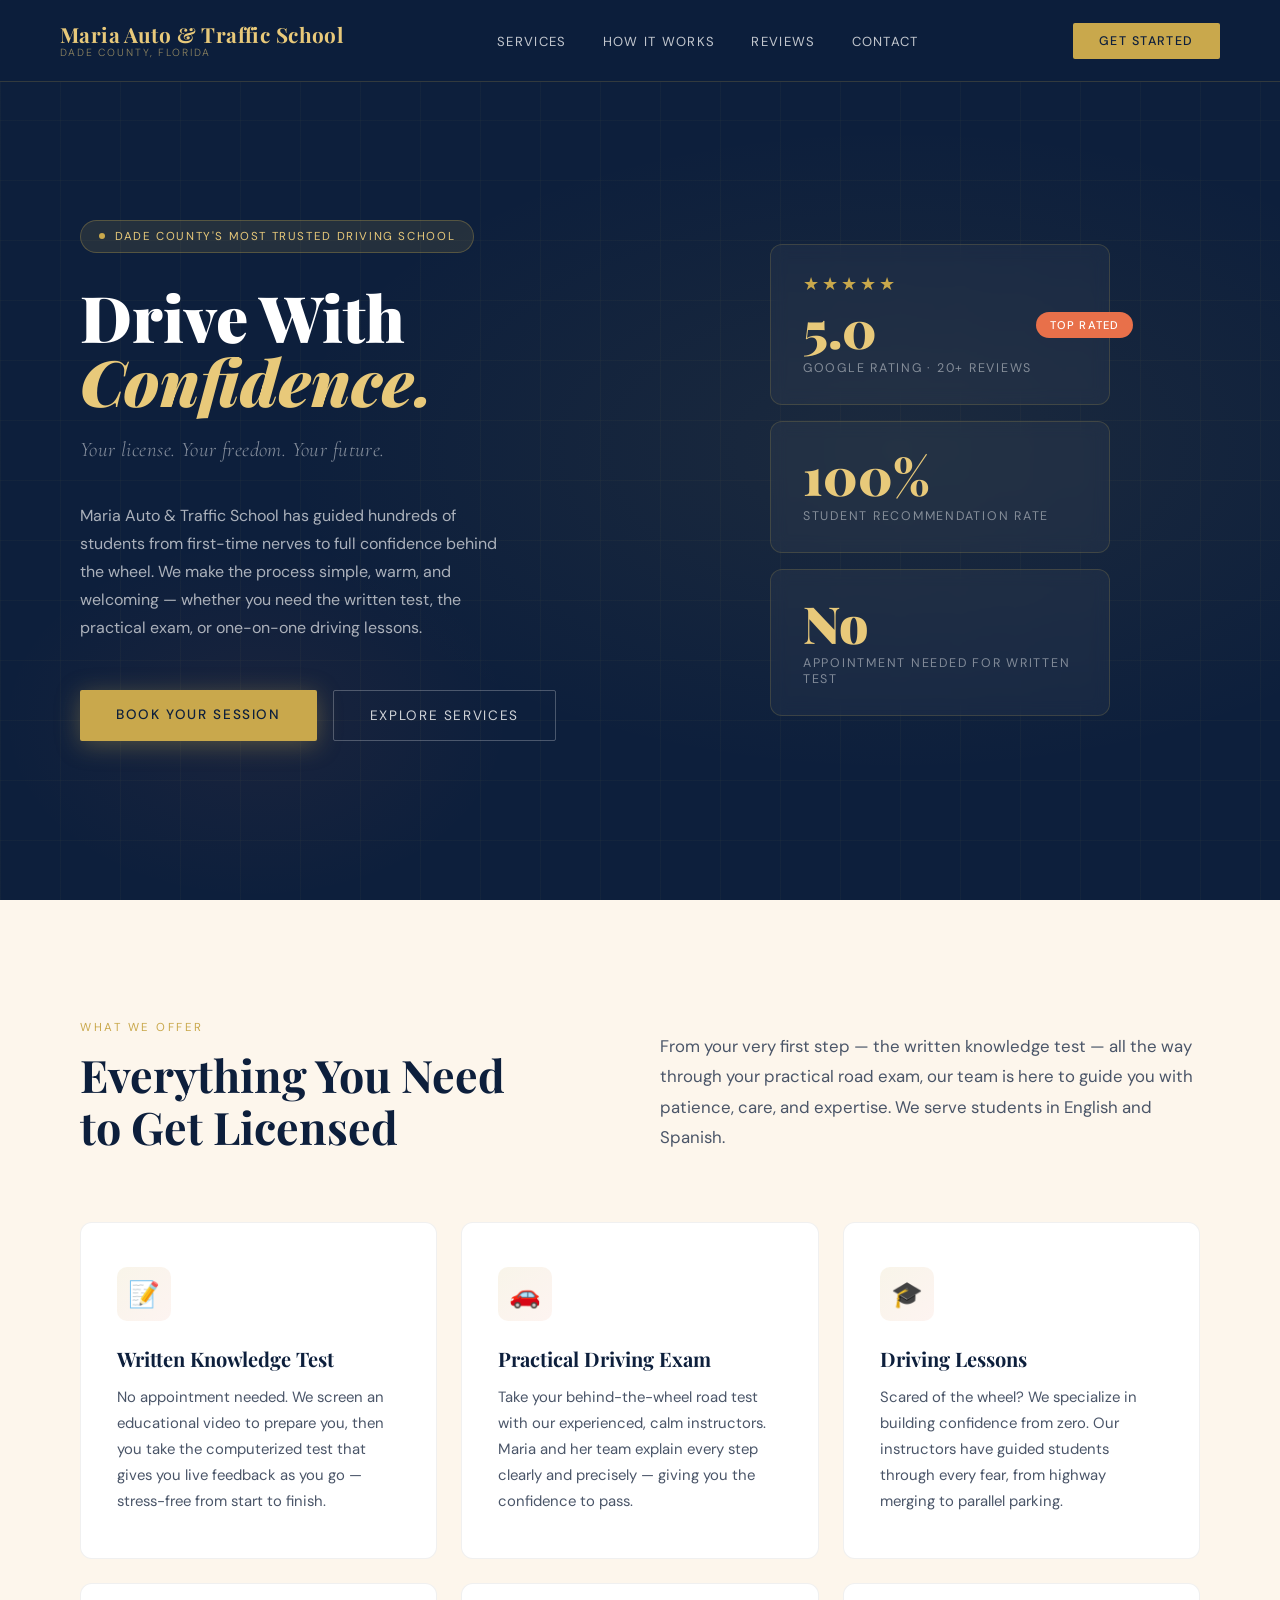
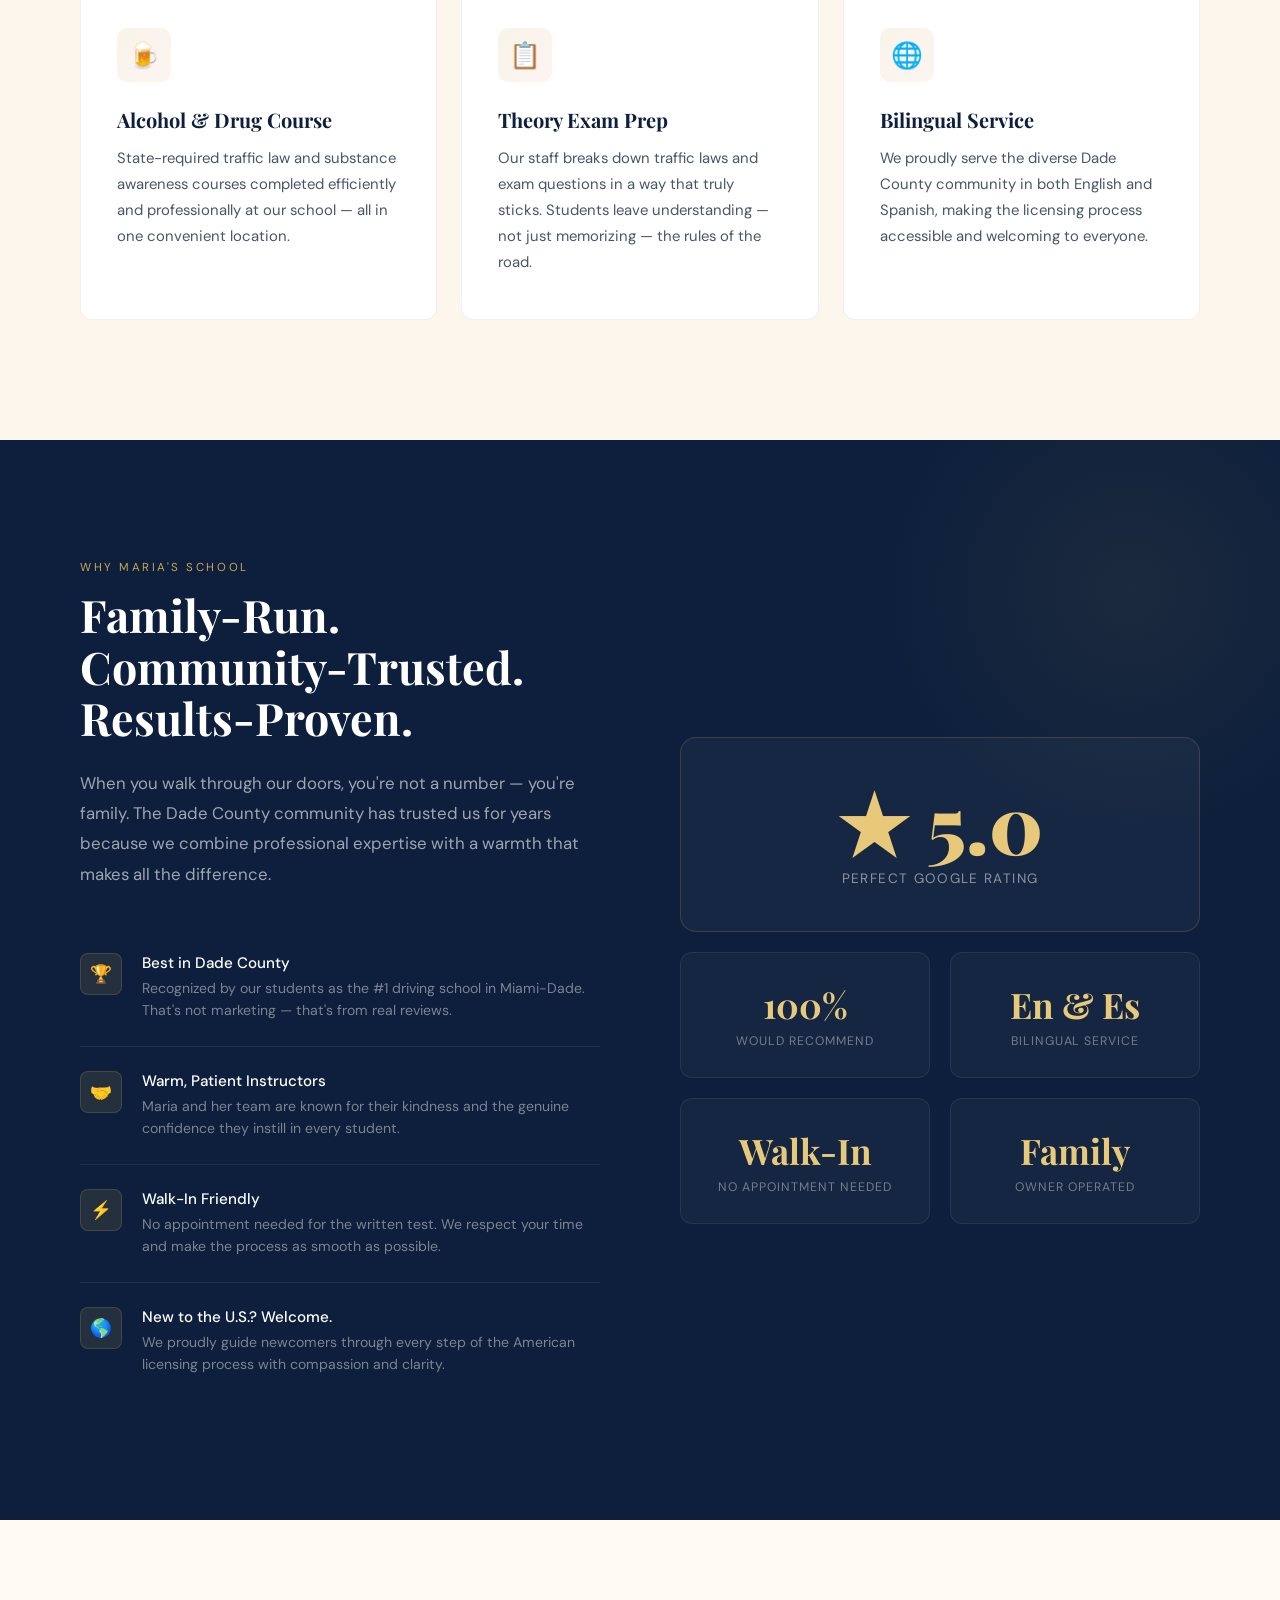
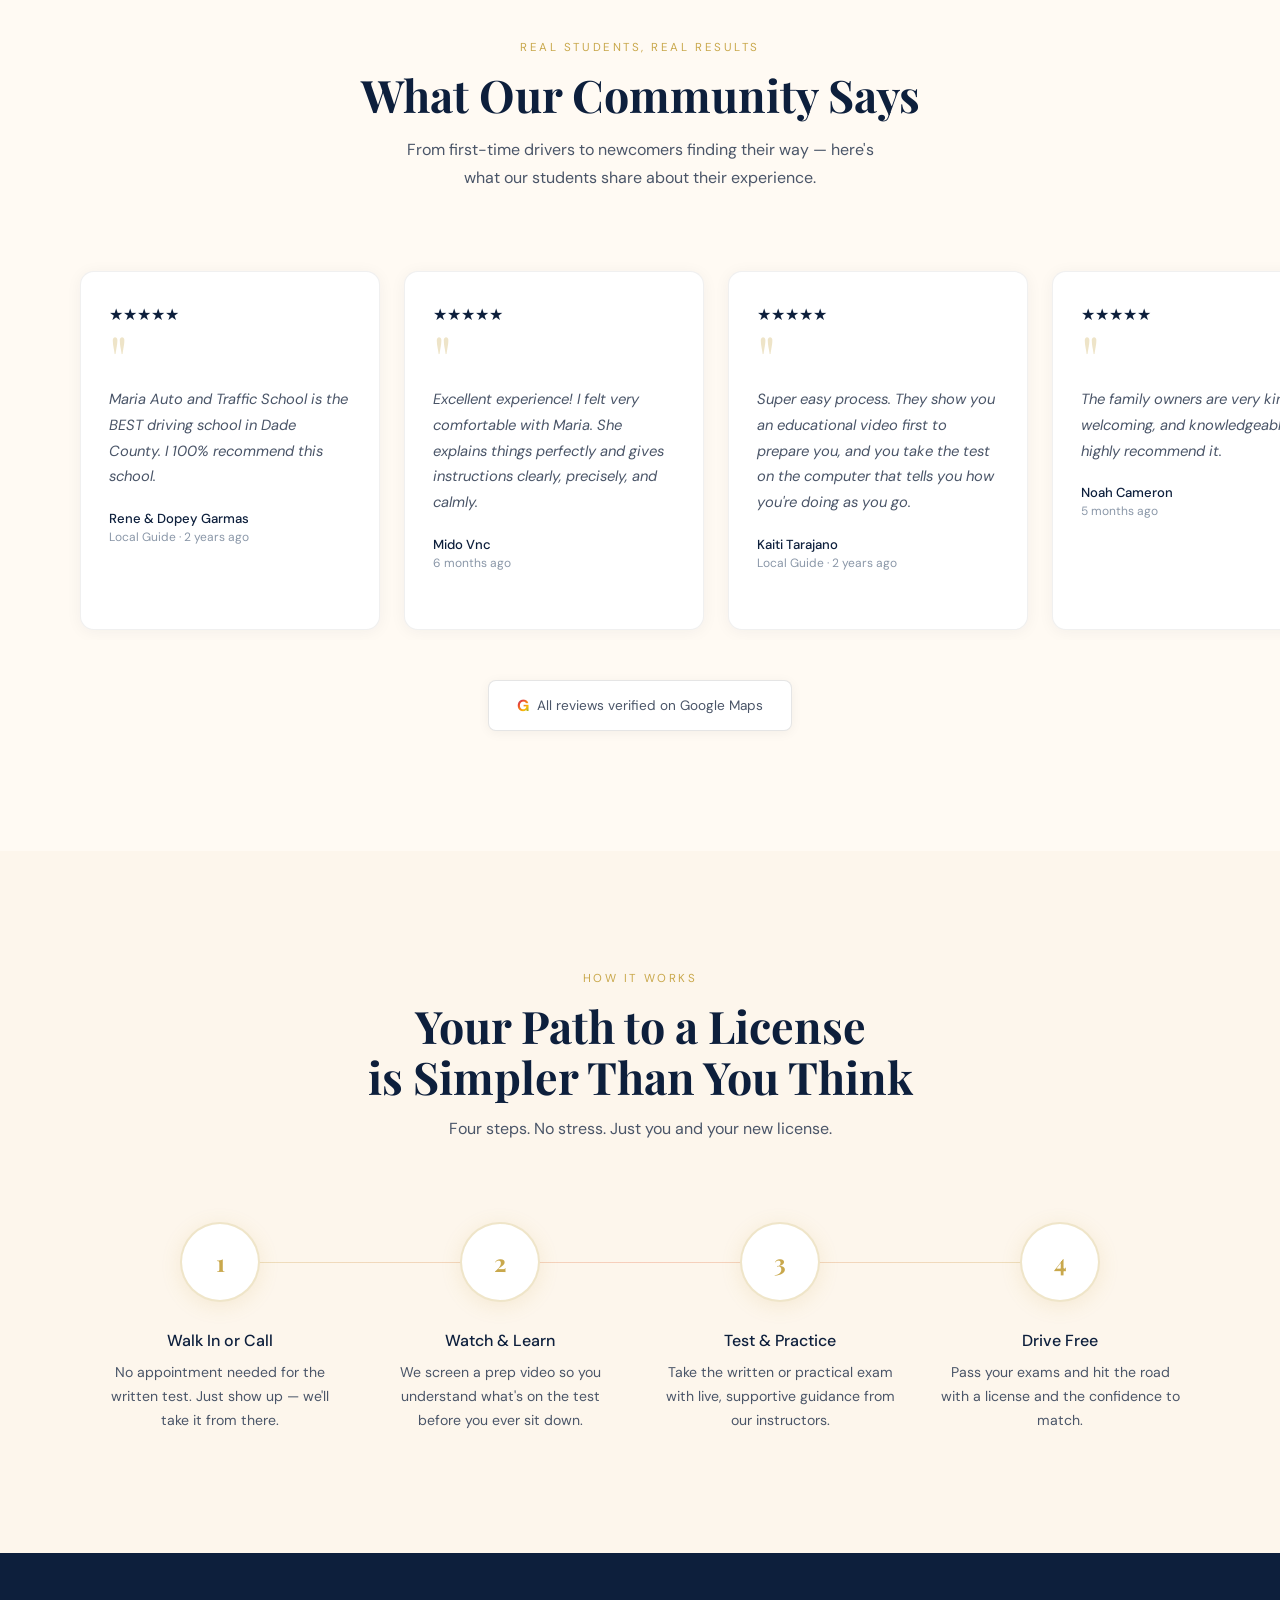
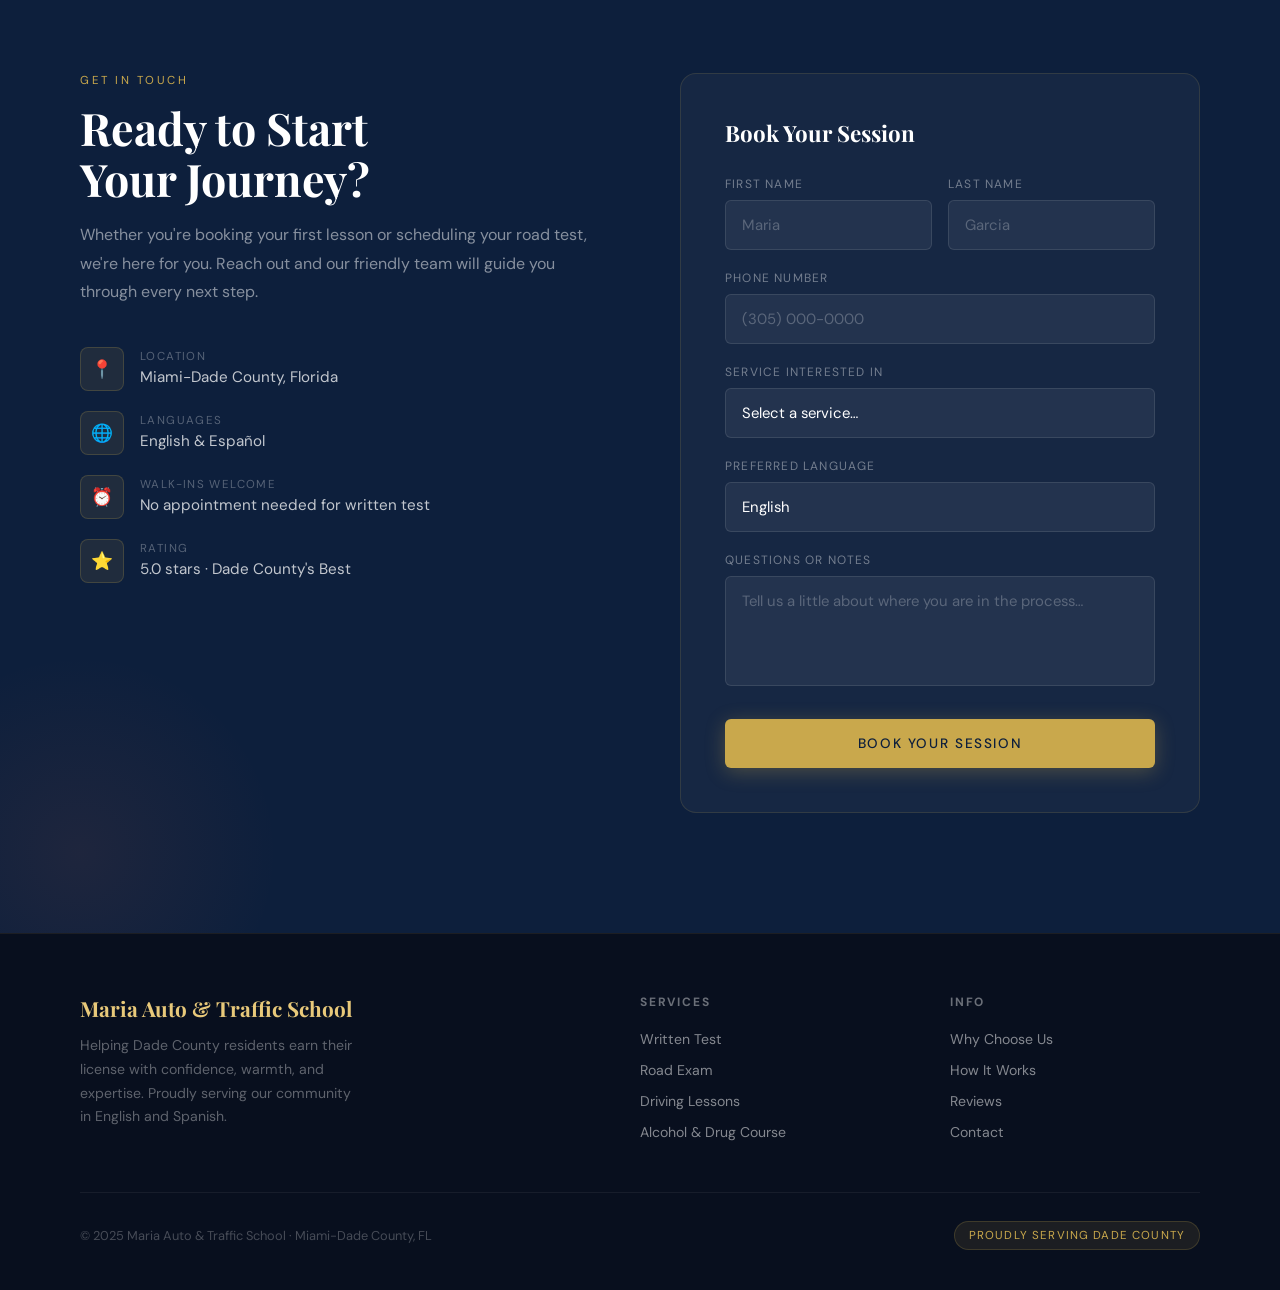
<file: maria-auto-school_2.html>
<!DOCTYPE html>
<html lang="en">
<head>
<meta charset="UTF-8">
<meta name="viewport" content="width=device-width, initial-scale=1.0">
<title>Maria Auto & Traffic School — Dade County's Finest</title>
<link rel="preconnect" href="https://fonts.googleapis.com">
<link href="https://fonts.googleapis.com/css2?family=Playfair+Display:ital,wght@0,400;0,700;0,900;1,400;1,700&family=DM+Sans:wght@300;400;500&family=Cormorant+Garamond:ital,wght@0,300;1,300;1,600&display=swap" rel="stylesheet">
<style>
  :root {
    --navy: #0d1f3c;
    --navy-mid: #162d52;
    --gold: #c9a84c;
    --gold-light: #e8c97a;
    --coral: #e8704a;
    --cream: #fdf6ec;
    --warm-white: #fffaf3;
    --text-dark: #0d1f3c;
    --text-mid: #4a5568;
    --text-light: #8a97a8;
  }

  *, *::before, *::after { box-sizing: border-box; margin: 0; padding: 0; }

  html { scroll-behavior: smooth; }

  body {
    font-family: 'DM Sans', sans-serif;
    background: var(--warm-white);
    color: var(--text-dark);
    overflow-x: hidden;
  }

  /* ── NAV ── */
  nav {
    position: fixed; top: 0; left: 0; right: 0; z-index: 100;
    display: flex; align-items: center; justify-content: space-between;
    padding: 22px 60px;
    background: rgba(13,31,60,0.95);
    backdrop-filter: blur(12px);
    border-bottom: 1px solid rgba(201,168,76,0.2);
  }
  .nav-logo {
    font-family: 'Playfair Display', serif;
    font-size: 1.3rem; font-weight: 700;
    color: var(--gold-light);
    letter-spacing: 0.02em;
    line-height: 1.2;
  }
  .nav-logo span { display: block; font-size: 0.65rem; font-weight: 300; letter-spacing: 0.18em; text-transform: uppercase; color: rgba(232,201,122,0.6); font-family: 'DM Sans', sans-serif; }
  .nav-links { display: flex; gap: 36px; list-style: none; }
  .nav-links a { color: rgba(255,255,255,0.75); text-decoration: none; font-size: 0.82rem; letter-spacing: 0.1em; text-transform: uppercase; transition: color 0.2s; }
  .nav-links a:hover { color: var(--gold-light); }
  .nav-cta {
    background: var(--gold); color: var(--navy);
    padding: 10px 26px; border-radius: 2px;
    font-size: 0.78rem; font-weight: 500; letter-spacing: 0.12em; text-transform: uppercase;
    text-decoration: none; transition: background 0.2s, transform 0.15s;
  }
  .nav-cta:hover { background: var(--gold-light); transform: translateY(-1px); }

  /* ── HERO ── */
  .hero {
    min-height: 100vh;
    background: var(--navy);
    display: grid; grid-template-columns: 1fr 1fr;
    position: relative; overflow: hidden;
  }
  .hero-bg-texture {
    position: absolute; inset: 0;
    background-image:
      radial-gradient(ellipse 80% 60% at 70% 50%, rgba(201,168,76,0.08) 0%, transparent 60%),
      radial-gradient(ellipse 40% 40% at 20% 80%, rgba(232,112,74,0.06) 0%, transparent 50%);
    pointer-events: none;
  }
  .hero-grid-overlay {
    position: absolute; inset: 0;
    background-image: linear-gradient(rgba(201,168,76,0.04) 1px, transparent 1px),
                      linear-gradient(90deg, rgba(201,168,76,0.04) 1px, transparent 1px);
    background-size: 60px 60px;
    pointer-events: none;
  }
  .hero-left {
    display: flex; flex-direction: column; justify-content: center;
    padding: 140px 60px 80px 80px;
    position: relative; z-index: 2;
  }
  .hero-badge {
    display: inline-flex; align-items: center; gap: 10px;
    background: rgba(201,168,76,0.12); border: 1px solid rgba(201,168,76,0.3);
    padding: 8px 18px; border-radius: 100px;
    margin-bottom: 32px; width: fit-content;
  }
  .hero-badge-dot { width: 6px; height: 6px; border-radius: 50%; background: var(--gold); animation: pulse 2s infinite; }
  @keyframes pulse { 0%,100%{opacity:1;transform:scale(1)} 50%{opacity:0.5;transform:scale(1.3)} }
  .hero-badge span { font-size: 0.72rem; letter-spacing: 0.14em; text-transform: uppercase; color: var(--gold-light); }
  .hero-headline {
    font-family: 'Playfair Display', serif;
    font-size: clamp(3rem, 5vw, 5.5rem);
    font-weight: 900; line-height: 1.0;
    color: #fff; margin-bottom: 10px;
  }
  .hero-headline em {
    font-style: italic; color: var(--gold-light);
    display: block;
  }
  .hero-sub {
    font-family: 'Cormorant Garamond', serif;
    font-size: 1.3rem; font-weight: 300; font-style: italic;
    color: rgba(255,255,255,0.5); margin-bottom: 40px; margin-top: 14px;
    letter-spacing: 0.02em;
  }
  .hero-body {
    color: rgba(255,255,255,0.65); font-size: 1rem; line-height: 1.75;
    max-width: 420px; margin-bottom: 48px;
  }
  .hero-actions { display: flex; gap: 16px; flex-wrap: wrap; }
  .btn-primary {
    background: var(--gold); color: var(--navy);
    padding: 16px 36px; border-radius: 2px;
    font-size: 0.85rem; font-weight: 500; letter-spacing: 0.12em; text-transform: uppercase;
    text-decoration: none; transition: all 0.2s;
    box-shadow: 0 4px 24px rgba(201,168,76,0.35);
  }
  .btn-primary:hover { background: var(--gold-light); transform: translateY(-2px); box-shadow: 0 8px 32px rgba(201,168,76,0.45); }
  .btn-secondary {
    border: 1px solid rgba(255,255,255,0.25); color: rgba(255,255,255,0.8);
    padding: 16px 36px; border-radius: 2px;
    font-size: 0.85rem; font-weight: 400; letter-spacing: 0.12em; text-transform: uppercase;
    text-decoration: none; transition: all 0.2s;
  }
  .btn-secondary:hover { border-color: var(--gold); color: var(--gold-light); }
  .hero-right {
    display: flex; align-items: center; justify-content: center;
    position: relative; z-index: 2; padding: 140px 80px 80px 40px;
  }
  .hero-card-stack { position: relative; width: 340px; }
  .hero-stat-card {
    background: rgba(255,255,255,0.04);
    border: 1px solid rgba(201,168,76,0.2);
    border-radius: 12px; padding: 28px 32px;
    backdrop-filter: blur(8px);
    position: relative;
  }
  .hero-stat-card + .hero-stat-card { margin-top: 16px; }
  .stat-number {
    font-family: 'Playfair Display', serif;
    font-size: 3.2rem; font-weight: 900; color: var(--gold-light);
    line-height: 1;
  }
  .stat-label {
    font-size: 0.78rem; letter-spacing: 0.14em; text-transform: uppercase;
    color: rgba(255,255,255,0.45); margin-top: 6px;
  }
  .stars-row { display: flex; gap: 3px; margin-bottom: 8px; }
  .star { color: var(--gold); font-size: 1.1rem; }
  .floating-tag {
    position: absolute; right: -24px; top: 50%;
    transform: translateY(-50%);
    background: var(--coral); color: #fff;
    font-size: 0.7rem; font-weight: 500; letter-spacing: 0.1em; text-transform: uppercase;
    padding: 6px 14px; border-radius: 100px;
    white-space: nowrap;
  }

  /* ── SERVICES ── */
  .section-label {
    font-size: 0.72rem; letter-spacing: 0.22em; text-transform: uppercase;
    color: var(--gold); margin-bottom: 14px;
  }
  .section-title {
    font-family: 'Playfair Display', serif;
    font-size: clamp(2rem, 3.5vw, 3rem); font-weight: 700; line-height: 1.15;
    color: var(--text-dark);
  }
  .services {
    padding: 120px 80px;
    background: var(--cream);
    position: relative;
  }
  .services-header { display: grid; grid-template-columns: 1fr 1fr; gap: 40px; margin-bottom: 70px; align-items: end; }
  .services-desc { color: var(--text-mid); font-size: 1.05rem; line-height: 1.8; }
  .services-grid { display: grid; grid-template-columns: repeat(3, 1fr); gap: 24px; }
  .service-card {
    background: #fff; border-radius: 12px;
    padding: 44px 36px;
    border: 1px solid rgba(0,0,0,0.06);
    transition: all 0.3s; cursor: default;
    position: relative; overflow: hidden;
  }
  .service-card::before {
    content: ''; position: absolute; bottom: 0; left: 0; right: 0; height: 3px;
    background: linear-gradient(90deg, var(--gold), var(--coral));
    transform: scaleX(0); transform-origin: left;
    transition: transform 0.3s;
  }
  .service-card:hover { transform: translateY(-6px); box-shadow: 0 20px 48px rgba(13,31,60,0.1); }
  .service-card:hover::before { transform: scaleX(1); }
  .service-icon {
    width: 54px; height: 54px; border-radius: 10px;
    background: linear-gradient(135deg, rgba(201,168,76,0.12), rgba(232,112,74,0.08));
    display: flex; align-items: center; justify-content: center;
    font-size: 1.6rem; margin-bottom: 24px;
  }
  .service-name {
    font-family: 'Playfair Display', serif;
    font-size: 1.25rem; font-weight: 700; margin-bottom: 12px;
    color: var(--navy);
  }
  .service-desc { font-size: 0.93rem; line-height: 1.75; color: var(--text-mid); }

  /* ── WHY CHOOSE US ── */
  .why {
    padding: 120px 80px;
    background: var(--navy);
    display: grid; grid-template-columns: 1fr 1fr; gap: 80px; align-items: center;
    position: relative; overflow: hidden;
  }
  .why::before {
    content: '';
    position: absolute; right: -100px; top: -100px;
    width: 500px; height: 500px; border-radius: 50%;
    background: radial-gradient(circle, rgba(201,168,76,0.08) 0%, transparent 70%);
    pointer-events: none;
  }
  .why .section-title { color: #fff; }
  .why-body { color: rgba(255,255,255,0.6); font-size: 1.05rem; line-height: 1.8; margin: 24px 0 40px; }
  .why-features { display: flex; flex-direction: column; gap: 0; }
  .why-feature {
    display: flex; gap: 20px; align-items: flex-start;
    padding: 24px 0; border-bottom: 1px solid rgba(255,255,255,0.07);
  }
  .why-feature:last-child { border-bottom: none; }
  .why-feature-icon {
    width: 42px; height: 42px; border-radius: 8px;
    background: rgba(201,168,76,0.12); border: 1px solid rgba(201,168,76,0.2);
    display: flex; align-items: center; justify-content: center;
    font-size: 1.1rem; flex-shrink: 0;
  }
  .why-feature-text h4 { color: #fff; font-size: 0.95rem; font-weight: 500; margin-bottom: 4px; }
  .why-feature-text p { color: rgba(255,255,255,0.45); font-size: 0.88rem; line-height: 1.6; }
  .why-right { display: flex; flex-direction: column; gap: 20px; }
  .why-big-stat {
    background: rgba(255,255,255,0.04); border: 1px solid rgba(201,168,76,0.2);
    border-radius: 16px; padding: 44px;
    text-align: center;
  }
  .why-big-num {
    font-family: 'Playfair Display', serif;
    font-size: 5rem; font-weight: 900; color: var(--gold-light);
    line-height: 1;
  }
  .why-big-label { color: rgba(255,255,255,0.5); font-size: 0.85rem; letter-spacing: 0.1em; text-transform: uppercase; margin-top: 8px; }
  .why-mini-stats { display: grid; grid-template-columns: 1fr 1fr; gap: 20px; }
  .why-mini {
    background: rgba(255,255,255,0.03); border: 1px solid rgba(255,255,255,0.08);
    border-radius: 12px; padding: 28px 24px; text-align: center;
  }
  .why-mini-num {
    font-family: 'Playfair Display', serif;
    font-size: 2.2rem; font-weight: 700; color: var(--gold-light);
  }
  .why-mini-label { color: rgba(255,255,255,0.4); font-size: 0.77rem; letter-spacing: 0.08em; text-transform: uppercase; margin-top: 5px; }

  /* ── REVIEWS ── */
  .reviews {
    padding: 120px 80px;
    background: var(--warm-white);
    overflow: hidden;
  }
  .reviews-header { text-align: center; margin-bottom: 70px; }
  .reviews-header .section-title { margin-bottom: 16px; }
  .reviews-sub { color: var(--text-mid); font-size: 1rem; max-width: 500px; margin: 0 auto; line-height: 1.7; }
  .reviews-track-wrap { overflow: hidden; margin: 0 -80px; }
  .reviews-track {
    display: flex; gap: 24px;
    animation: scroll-left 40s linear infinite;
    width: max-content; padding: 10px 80px;
  }
  .reviews-track:hover { animation-play-state: paused; }
  @keyframes scroll-left {
    0% { transform: translateX(0); }
    100% { transform: translateX(-50%); }
  }
  .review-card {
    background: #fff; border-radius: 14px;
    padding: 32px 28px; width: 300px; flex-shrink: 0;
    border: 1px solid rgba(0,0,0,0.06);
    box-shadow: 0 2px 16px rgba(13,31,60,0.05);
  }
  .review-stars { display: flex; gap: 3px; margin-bottom: 14px; }
  .review-text { font-size: 0.92rem; line-height: 1.75; color: var(--text-mid); margin-bottom: 20px; font-style: italic; }
  .review-author { font-size: 0.82rem; font-weight: 500; color: var(--navy); }
  .review-time { font-size: 0.75rem; color: var(--text-light); margin-top: 2px; }
  .quote-mark {
    font-family: 'Playfair Display', serif;
    font-size: 4rem; color: var(--gold); line-height: 0.6;
    display: block; margin-bottom: 10px; opacity: 0.3;
  }
  .google-badge {
    display: inline-flex; align-items: center; gap: 8px;
    margin-top: 40px; justify-content: center; width: 100%;
    background: #fff; border: 1px solid rgba(0,0,0,0.1);
    padding: 14px 28px; border-radius: 8px;
    font-size: 0.85rem; color: var(--text-mid);
    box-shadow: 0 2px 12px rgba(0,0,0,0.05);
    width: fit-content; margin: 40px auto 0;
  }
  .g-logo { font-weight: 700; font-size: 1rem; background: linear-gradient(135deg, #4285F4, #EA4335, #FBBC05, #34A853); -webkit-background-clip: text; -webkit-text-fill-color: transparent; }

  /* ── PROCESS ── */
  .process {
    padding: 120px 80px;
    background: var(--cream);
  }
  .process-header { text-align: center; margin-bottom: 80px; }
  .process-steps { display: grid; grid-template-columns: repeat(4, 1fr); gap: 0; position: relative; }
  .process-steps::before {
    content: '';
    position: absolute; top: 40px; left: 12.5%; right: 12.5%;
    height: 1px; background: linear-gradient(90deg, var(--gold), var(--coral), var(--gold));
    opacity: 0.3;
  }
  .process-step { text-align: center; padding: 0 20px; }
  .step-num {
    width: 80px; height: 80px; border-radius: 50%;
    background: #fff; border: 2px solid rgba(201,168,76,0.3);
    display: flex; align-items: center; justify-content: center;
    margin: 0 auto 28px;
    font-family: 'Playfair Display', serif;
    font-size: 1.5rem; font-weight: 700; color: var(--gold);
    position: relative; z-index: 1;
    box-shadow: 0 4px 20px rgba(201,168,76,0.15);
  }
  .step-title { font-size: 1rem; font-weight: 500; color: var(--navy); margin-bottom: 10px; }
  .step-desc { font-size: 0.88rem; color: var(--text-mid); line-height: 1.7; }

  /* ── CONTACT ── */
  .contact {
    padding: 120px 80px;
    background: var(--navy);
    display: grid; grid-template-columns: 1fr 1fr; gap: 80px; align-items: start;
    position: relative; overflow: hidden;
  }
  .contact::after {
    content: '';
    position: absolute; left: -120px; bottom: -120px;
    width: 400px; height: 400px; border-radius: 50%;
    background: radial-gradient(circle, rgba(232,112,74,0.08) 0%, transparent 70%);
    pointer-events: none;
  }
  .contact .section-title { color: #fff; margin-bottom: 16px; }
  .contact-body { color: rgba(255,255,255,0.5); font-size: 1rem; line-height: 1.8; margin-bottom: 40px; }
  .contact-info { display: flex; flex-direction: column; gap: 20px; }
  .contact-item { display: flex; gap: 16px; align-items: center; }
  .contact-icon {
    width: 44px; height: 44px; border-radius: 8px;
    background: rgba(201,168,76,0.1); border: 1px solid rgba(201,168,76,0.2);
    display: flex; align-items: center; justify-content: center;
    font-size: 1.1rem; flex-shrink: 0;
  }
  .contact-item-text { color: rgba(255,255,255,0.75); font-size: 0.95rem; line-height: 1.5; }
  .contact-item-label { font-size: 0.72rem; letter-spacing: 0.12em; text-transform: uppercase; color: rgba(255,255,255,0.3); margin-bottom: 2px; }
  .contact-form { background: rgba(255,255,255,0.04); border: 1px solid rgba(201,168,76,0.15); border-radius: 16px; padding: 44px; }
  .contact-form h3 {
    font-family: 'Playfair Display', serif;
    font-size: 1.4rem; color: #fff; margin-bottom: 28px;
  }
  .form-group { margin-bottom: 20px; }
  .form-group label { display: block; font-size: 0.75rem; letter-spacing: 0.1em; text-transform: uppercase; color: rgba(255,255,255,0.4); margin-bottom: 8px; }
  .form-group input, .form-group select, .form-group textarea {
    width: 100%;
    background: rgba(255,255,255,0.06); border: 1px solid rgba(255,255,255,0.1);
    border-radius: 6px; padding: 14px 16px;
    color: #fff; font-family: 'DM Sans', sans-serif; font-size: 0.93rem;
    outline: none; transition: border-color 0.2s;
    -webkit-appearance: none; appearance: none;
  }
  .form-group select option { background: var(--navy-mid); color: #fff; }
  .form-group input:focus, .form-group select:focus, .form-group textarea:focus {
    border-color: rgba(201,168,76,0.4);
  }
  .form-group input::placeholder, .form-group textarea::placeholder { color: rgba(255,255,255,0.25); }
  .form-group textarea { height: 110px; resize: none; }
  .form-row { display: grid; grid-template-columns: 1fr 1fr; gap: 16px; }
  .btn-submit {
    width: 100%; padding: 16px;
    background: var(--gold); color: var(--navy);
    border: none; border-radius: 6px;
    font-family: 'DM Sans', sans-serif;
    font-size: 0.85rem; font-weight: 500; letter-spacing: 0.12em; text-transform: uppercase;
    cursor: pointer; transition: all 0.2s;
    box-shadow: 0 4px 20px rgba(201,168,76,0.3);
    margin-top: 8px;
  }
  .btn-submit:hover { background: var(--gold-light); transform: translateY(-1px); }

  /* ── FOOTER ── */
  footer {
    background: #080f1e;
    padding: 60px 80px 40px;
    border-top: 1px solid rgba(201,168,76,0.1);
  }
  .footer-inner { display: grid; grid-template-columns: 2fr 1fr 1fr; gap: 60px; margin-bottom: 50px; }
  .footer-brand h3 {
    font-family: 'Playfair Display', serif;
    font-size: 1.3rem; color: var(--gold-light); margin-bottom: 12px;
  }
  .footer-brand p { color: rgba(255,255,255,0.35); font-size: 0.88rem; line-height: 1.7; max-width: 280px; }
  .footer-col h4 { font-size: 0.75rem; letter-spacing: 0.15em; text-transform: uppercase; color: rgba(255,255,255,0.4); margin-bottom: 18px; }
  .footer-col ul { list-style: none; display: flex; flex-direction: column; gap: 10px; }
  .footer-col ul a { color: rgba(255,255,255,0.5); text-decoration: none; font-size: 0.88rem; transition: color 0.2s; }
  .footer-col ul a:hover { color: var(--gold-light); }
  .footer-bottom { border-top: 1px solid rgba(255,255,255,0.06); padding-top: 28px; display: flex; justify-content: space-between; align-items: center; }
  .footer-bottom p { color: rgba(255,255,255,0.25); font-size: 0.8rem; }
  .footer-dade {
    background: rgba(201,168,76,0.1); border: 1px solid rgba(201,168,76,0.2);
    padding: 6px 14px; border-radius: 100px;
    font-size: 0.72rem; color: var(--gold); letter-spacing: 0.1em; text-transform: uppercase;
  }

  /* ── DECORATIVE DIVIDER ── */
  .divider { display: flex; align-items: center; justify-content: center; padding: 0; line-height: 0; }
  .divider svg { width: 100%; height: 60px; display: block; }

  /* ── SCROLL ANIMATIONS ── */
  .fade-up {
    opacity: 0; transform: translateY(30px);
    transition: opacity 0.7s ease, transform 0.7s ease;
  }
  .fade-up.visible { opacity: 1; transform: translateY(0); }
  .fade-up:nth-child(2) { transition-delay: 0.1s; }
  .fade-up:nth-child(3) { transition-delay: 0.2s; }
  .fade-up:nth-child(4) { transition-delay: 0.3s; }

  @media (max-width: 900px) {
    nav { padding: 18px 24px; }
    .nav-links { display: none; }
    .hero { grid-template-columns: 1fr; padding-top: 80px; }
    .hero-left { padding: 60px 24px 40px; }
    .hero-right { display: none; }
    .services, .why, .reviews, .process, .contact, footer { padding: 80px 24px; }
    .services-header, .why, .contact { grid-template-columns: 1fr; }
    .services-grid { grid-template-columns: 1fr; }
    .process-steps { grid-template-columns: 1fr 1fr; }
    .process-steps::before { display: none; }
    .footer-inner { grid-template-columns: 1fr; gap: 32px; }
    .why-mini-stats { grid-template-columns: 1fr; }
  }
</style>
</head>
<body>

<!-- NAV -->
<nav>
  <div class="nav-logo">
    Maria Auto & Traffic School
    <span>Dade County, Florida</span>
  </div>
  <ul class="nav-links">
    <li><a href="#services">Services</a></li>
    <li><a href="#process">How It Works</a></li>
    <li><a href="#reviews">Reviews</a></li>
    <li><a href="#contact">Contact</a></li>
  </ul>
  <a href="#contact" class="nav-cta">Get Started</a>
</nav>

<!-- HERO -->
<section class="hero">
  <div class="hero-bg-texture"></div>
  <div class="hero-grid-overlay"></div>
  <div class="hero-left">
    <div class="hero-badge">
      <span class="hero-badge-dot"></span>
      <span>Dade County's Most Trusted Driving School</span>
    </div>
    <h1 class="hero-headline">
      Drive With
      <em>Confidence.</em>
    </h1>
    <p class="hero-sub">Your license. Your freedom. Your future.</p>
    <p class="hero-body">
      Maria Auto & Traffic School has guided hundreds of students from first-time nerves to full confidence behind the wheel. We make the process simple, warm, and welcoming — whether you need the written test, the practical exam, or one-on-one driving lessons.
    </p>
    <div class="hero-actions">
      <a href="#contact" class="btn-primary">Book Your Session</a>
      <a href="#services" class="btn-secondary">Explore Services</a>
    </div>
  </div>
  <div class="hero-right">
    <div class="hero-card-stack">
      <div class="hero-stat-card">
        <div class="stars-row">
          <span class="star">★</span><span class="star">★</span><span class="star">★</span><span class="star">★</span><span class="star">★</span>
        </div>
        <div class="stat-number">5.0</div>
        <div class="stat-label">Google Rating · 20+ Reviews</div>
        <div class="floating-tag">Top Rated</div>
      </div>
      <div class="hero-stat-card">
        <div class="stat-number">100%</div>
        <div class="stat-label">Student Recommendation Rate</div>
      </div>
      <div class="hero-stat-card">
        <div class="stat-number">No</div>
        <div class="stat-label">Appointment Needed for Written Test</div>
      </div>
    </div>
  </div>
</section>

<!-- SERVICES -->
<section class="services" id="services">
  <div class="services-header">
    <div>
      <p class="section-label">What We Offer</p>
      <h2 class="section-title">Everything You Need<br>to Get Licensed</h2>
    </div>
    <p class="services-desc">
      From your very first step — the written knowledge test — all the way through your practical road exam, our team is here to guide you with patience, care, and expertise. We serve students in English and Spanish.
    </p>
  </div>
  <div class="services-grid">
    <div class="service-card fade-up">
      <div class="service-icon">📝</div>
      <h3 class="service-name">Written Knowledge Test</h3>
      <p class="service-desc">No appointment needed. We screen an educational video to prepare you, then you take the computerized test that gives you live feedback as you go — stress-free from start to finish.</p>
    </div>
    <div class="service-card fade-up">
      <div class="service-icon">🚗</div>
      <h3 class="service-name">Practical Driving Exam</h3>
      <p class="service-desc">Take your behind-the-wheel road test with our experienced, calm instructors. Maria and her team explain every step clearly and precisely — giving you the confidence to pass.</p>
    </div>
    <div class="service-card fade-up">
      <div class="service-icon">🎓</div>
      <h3 class="service-name">Driving Lessons</h3>
      <p class="service-desc">Scared of the wheel? We specialize in building confidence from zero. Our instructors have guided students through every fear, from highway merging to parallel parking.</p>
    </div>
    <div class="service-card fade-up">
      <div class="service-icon">🍺</div>
      <h3 class="service-name">Alcohol & Drug Course</h3>
      <p class="service-desc">State-required traffic law and substance awareness courses completed efficiently and professionally at our school — all in one convenient location.</p>
    </div>
    <div class="service-card fade-up">
      <div class="service-icon">📋</div>
      <h3 class="service-name">Theory Exam Prep</h3>
      <p class="service-desc">Our staff breaks down traffic laws and exam questions in a way that truly sticks. Students leave understanding — not just memorizing — the rules of the road.</p>
    </div>
    <div class="service-card fade-up">
      <div class="service-icon">🌐</div>
      <h3 class="service-name">Bilingual Service</h3>
      <p class="service-desc">We proudly serve the diverse Dade County community in both English and Spanish, making the licensing process accessible and welcoming to everyone.</p>
    </div>
  </div>
</section>

<!-- WHY US -->
<section class="why" id="why">
  <div class="why-left">
    <p class="section-label" style="color:var(--gold)">Why Maria's School</p>
    <h2 class="section-title" style="color:#fff">Family-Run. Community-Trusted.<br>Results-Proven.</h2>
    <p class="why-body">
      When you walk through our doors, you're not a number — you're family. The Dade County community has trusted us for years because we combine professional expertise with a warmth that makes all the difference.
    </p>
    <div class="why-features">
      <div class="why-feature">
        <div class="why-feature-icon">🏆</div>
        <div class="why-feature-text">
          <h4>Best in Dade County</h4>
          <p>Recognized by our students as the #1 driving school in Miami-Dade. That's not marketing — that's from real reviews.</p>
        </div>
      </div>
      <div class="why-feature">
        <div class="why-feature-icon">🤝</div>
        <div class="why-feature-text">
          <h4>Warm, Patient Instructors</h4>
          <p>Maria and her team are known for their kindness and the genuine confidence they instill in every student.</p>
        </div>
      </div>
      <div class="why-feature">
        <div class="why-feature-icon">⚡</div>
        <div class="why-feature-text">
          <h4>Walk-In Friendly</h4>
          <p>No appointment needed for the written test. We respect your time and make the process as smooth as possible.</p>
        </div>
      </div>
      <div class="why-feature">
        <div class="why-feature-icon">🌎</div>
        <div class="why-feature-text">
          <h4>New to the U.S.? Welcome.</h4>
          <p>We proudly guide newcomers through every step of the American licensing process with compassion and clarity.</p>
        </div>
      </div>
    </div>
  </div>
  <div class="why-right">
    <div class="why-big-stat">
      <div class="why-big-num">★ 5.0</div>
      <div class="why-big-label">Perfect Google Rating</div>
    </div>
    <div class="why-mini-stats">
      <div class="why-mini">
        <div class="why-mini-num">100%</div>
        <div class="why-mini-label">Would Recommend</div>
      </div>
      <div class="why-mini">
        <div class="why-mini-num">En & Es</div>
        <div class="why-mini-label">Bilingual Service</div>
      </div>
      <div class="why-mini">
        <div class="why-mini-num">Walk-In</div>
        <div class="why-mini-label">No Appointment Needed</div>
      </div>
      <div class="why-mini">
        <div class="why-mini-num">Family</div>
        <div class="why-mini-label">Owner Operated</div>
      </div>
    </div>
  </div>
</section>

<!-- REVIEWS -->
<section class="reviews" id="reviews">
  <div class="reviews-header">
    <p class="section-label">Real Students, Real Results</p>
    <h2 class="section-title">What Our Community Says</h2>
    <p class="reviews-sub">From first-time drivers to newcomers finding their way — here's what our students share about their experience.</p>
  </div>
  <div class="reviews-track-wrap">
    <div class="reviews-track">
      <!-- First set -->
      <div class="review-card">
        <div class="review-stars">★★★★★</div>
        <span class="quote-mark">"</span>
        <p class="review-text">Maria Auto and Traffic School is the BEST driving school in Dade County. I 100% recommend this school.</p>
        <div class="review-author">Rene & Dopey Garmas</div>
        <div class="review-time">Local Guide · 2 years ago</div>
      </div>
      <div class="review-card">
        <div class="review-stars">★★★★★</div>
        <span class="quote-mark">"</span>
        <p class="review-text">Excellent experience! I felt very comfortable with Maria. She explains things perfectly and gives instructions clearly, precisely, and calmly.</p>
        <div class="review-author">Mido Vnc</div>
        <div class="review-time">6 months ago</div>
      </div>
      <div class="review-card">
        <div class="review-stars">★★★★★</div>
        <span class="quote-mark">"</span>
        <p class="review-text">Super easy process. They show you an educational video first to prepare you, and you take the test on the computer that tells you how you're doing as you go.</p>
        <div class="review-author">Kaiti Tarajano</div>
        <div class="review-time">Local Guide · 2 years ago</div>
      </div>
      <div class="review-card">
        <div class="review-stars">★★★★★</div>
        <span class="quote-mark">"</span>
        <p class="review-text">The family owners are very kind, welcoming, and knowledgeable. I highly recommend it.</p>
        <div class="review-author">Noah Cameron</div>
        <div class="review-time">5 months ago</div>
      </div>
      <div class="review-card">
        <div class="review-stars">★★★★★</div>
        <span class="quote-mark">"</span>
        <p class="review-text">I just passed my practical exam with them and I am totally delighted. María is very charming with her clients and the teacher is very kind and polite. 100% recommend.</p>
        <div class="review-author">Jose Ramos</div>
        <div class="review-time">Local Guide · 2 years ago</div>
      </div>
      <div class="review-card">
        <div class="review-stars">★★★★★</div>
        <span class="quote-mark">"</span>
        <p class="review-text">I love this school. They transmit a peace that touches your heart ❤️ and they are very professional. Blessings, Maria.</p>
        <div class="review-author">Legna Arbos</div>
        <div class="review-time">a year ago</div>
      </div>
      <div class="review-card">
        <div class="review-stars">★★★★★</div>
        <span class="quote-mark">"</span>
        <p class="review-text">They were instrumental in my driving lessons, giving me the confidence and encouragement I needed to overcome my fear of driving.</p>
        <div class="review-author">Yasmany Salgado</div>
        <div class="review-time">Local Guide · 2 years ago</div>
      </div>
      <div class="review-card">
        <div class="review-stars">★★★★★</div>
        <span class="quote-mark">"</span>
        <p class="review-text">Reasonable price. They made the process super quick and treated me very well — much appreciated when you're from out of town and don't quite understand all the procedures.</p>
        <div class="review-author">Leire Viana</div>
        <div class="review-time">6 months ago</div>
      </div>
      <div class="review-card">
        <div class="review-stars">★★★★★</div>
        <span class="quote-mark">"</span>
        <p class="review-text">Excellent teacher. She gives you confidence and motivation; you acquire all the knowledge you need. Always grateful.</p>
        <div class="review-author">Vilma Blanco</div>
        <div class="review-time">a year ago</div>
      </div>
      <div class="review-card">
        <div class="review-stars">★★★★★</div>
        <span class="quote-mark">"</span>
        <p class="review-text">Very satisfied with the school. A great place to learn and take exams, very good teachers and excellent staff. I recommend it 1000%!</p>
        <div class="review-author">Larisa Montero</div>
        <div class="review-time">Local Guide · a year ago</div>
      </div>
      <!-- Duplicate for seamless loop -->
      <div class="review-card">
        <div class="review-stars">★★★★★</div>
        <span class="quote-mark">"</span>
        <p class="review-text">Maria Auto and Traffic School is the BEST driving school in Dade County. I 100% recommend this school.</p>
        <div class="review-author">Rene & Dopey Garmas</div>
        <div class="review-time">Local Guide · 2 years ago</div>
      </div>
      <div class="review-card">
        <div class="review-stars">★★★★★</div>
        <span class="quote-mark">"</span>
        <p class="review-text">Excellent experience! I felt very comfortable with Maria. She explains things perfectly and gives instructions clearly, precisely, and calmly.</p>
        <div class="review-author">Mido Vnc</div>
        <div class="review-time">6 months ago</div>
      </div>
      <div class="review-card">
        <div class="review-stars">★★★★★</div>
        <span class="quote-mark">"</span>
        <p class="review-text">Super easy process. They show you an educational video first to prepare you, and you take the test on the computer that tells you how you're doing as you go.</p>
        <div class="review-author">Kaiti Tarajano</div>
        <div class="review-time">Local Guide · 2 years ago</div>
      </div>
      <div class="review-card">
        <div class="review-stars">★★★★★</div>
        <span class="quote-mark">"</span>
        <p class="review-text">The family owners are very kind, welcoming, and knowledgeable. I highly recommend it.</p>
        <div class="review-author">Noah Cameron</div>
        <div class="review-time">5 months ago</div>
      </div>
      <div class="review-card">
        <div class="review-stars">★★★★★</div>
        <span class="quote-mark">"</span>
        <p class="review-text">I just passed my practical exam and I am totally delighted. María is very charming and the teacher is very kind and polite. 100% recommend.</p>
        <div class="review-author">Jose Ramos</div>
        <div class="review-time">Local Guide · 2 years ago</div>
      </div>
      <div class="review-card">
        <div class="review-stars">★★★★★</div>
        <span class="quote-mark">"</span>
        <p class="review-text">I love this school. They transmit a peace that touches your heart ❤️ and they are very professional.</p>
        <div class="review-author">Legna Arbos</div>
        <div class="review-time">a year ago</div>
      </div>
      <div class="review-card">
        <div class="review-stars">★★★★★</div>
        <span class="quote-mark">"</span>
        <p class="review-text">They gave me the confidence and encouragement I needed to overcome my fear of driving.</p>
        <div class="review-author">Yasmany Salgado</div>
        <div class="review-time">Local Guide · 2 years ago</div>
      </div>
      <div class="review-card">
        <div class="review-stars">★★★★★</div>
        <span class="quote-mark">"</span>
        <p class="review-text">Very satisfied with the school. A great place to learn and take exams. I recommend it 1000%!</p>
        <div class="review-author">Larisa Montero</div>
        <div class="review-time">Local Guide · a year ago</div>
      </div>
    </div>
  </div>
  <div style="text-align:center">
    <div class="google-badge">
      <span class="g-logo">G</span>
      <span>All reviews verified on Google Maps</span>
    </div>
  </div>
</section>

<!-- PROCESS -->
<section class="process" id="process">
  <div class="process-header">
    <p class="section-label">How It Works</p>
    <h2 class="section-title" style="margin-bottom:12px">Your Path to a License<br>is Simpler Than You Think</h2>
    <p style="color:var(--text-mid);font-size:1rem;max-width:480px;margin:0 auto;line-height:1.7">Four steps. No stress. Just you and your new license.</p>
  </div>
  <div class="process-steps">
    <div class="process-step fade-up">
      <div class="step-num">1</div>
      <h4 class="step-title">Walk In or Call</h4>
      <p class="step-desc">No appointment needed for the written test. Just show up — we'll take it from there.</p>
    </div>
    <div class="process-step fade-up">
      <div class="step-num">2</div>
      <h4 class="step-title">Watch & Learn</h4>
      <p class="step-desc">We screen a prep video so you understand what's on the test before you ever sit down.</p>
    </div>
    <div class="process-step fade-up">
      <div class="step-num">3</div>
      <h4 class="step-title">Test & Practice</h4>
      <p class="step-desc">Take the written or practical exam with live, supportive guidance from our instructors.</p>
    </div>
    <div class="process-step fade-up">
      <div class="step-num">4</div>
      <h4 class="step-title">Drive Free</h4>
      <p class="step-desc">Pass your exams and hit the road with a license and the confidence to match.</p>
    </div>
  </div>
</section>

<!-- CONTACT -->
<section class="contact" id="contact">
  <div class="contact-left" style="position:relative;z-index:1">
    <p class="section-label" style="color:var(--gold)">Get In Touch</p>
    <h2 class="section-title">Ready to Start<br>Your Journey?</h2>
    <p class="contact-body">
      Whether you're booking your first lesson or scheduling your road test, we're here for you. Reach out and our friendly team will guide you through every next step.
    </p>
    <div class="contact-info">
      <div class="contact-item">
        <div class="contact-icon">📍</div>
        <div>
          <div class="contact-item-label">Location</div>
          <div class="contact-item-text">Miami-Dade County, Florida</div>
        </div>
      </div>
      <div class="contact-item">
        <div class="contact-icon">🌐</div>
        <div>
          <div class="contact-item-label">Languages</div>
          <div class="contact-item-text">English & Español</div>
        </div>
      </div>
      <div class="contact-item">
        <div class="contact-icon">⏰</div>
        <div>
          <div class="contact-item-label">Walk-Ins Welcome</div>
          <div class="contact-item-text">No appointment needed for written test</div>
        </div>
      </div>
      <div class="contact-item">
        <div class="contact-icon">⭐</div>
        <div>
          <div class="contact-item-label">Rating</div>
          <div class="contact-item-text">5.0 stars · Dade County's Best</div>
        </div>
      </div>
    </div>
  </div>
  <div class="contact-form" style="position:relative;z-index:1">
    <h3>Book Your Session</h3>
    <form name="booking" method="POST" data-netlify="true" netlify-honeypot="bot-field" id="booking-form">
      <input type="hidden" name="form-name" value="booking">
      <p style="display:none">
        <label>Don't fill this out if you're human: <input name="bot-field"></label>
      </p>
      <div class="form-row">
        <div class="form-group">
          <label>First Name</label>
          <input type="text" name="first_name" placeholder="Maria" required>
        </div>
        <div class="form-group">
          <label>Last Name</label>
          <input type="text" name="last_name" placeholder="Garcia" required>
        </div>
      </div>
      <div class="form-group">
        <label>Phone Number</label>
        <input type="tel" name="phone" placeholder="(305) 000-0000" required>
      </div>
      <div class="form-group">
        <label>Service Interested In</label>
        <select name="service" required>
          <option value="" disabled selected>Select a service…</option>
          <option>Written Knowledge Test</option>
          <option>Practical Driving Exam</option>
          <option>Driving Lessons</option>
          <option>Alcohol & Drug Course</option>
          <option>Theory Exam Prep</option>
        </select>
      </div>
      <div class="form-group">
        <label>Preferred Language</label>
        <select name="language">
          <option>English</option>
          <option>Español</option>
        </select>
      </div>
      <div class="form-group">
        <label>Questions or Notes</label>
        <textarea name="notes" placeholder="Tell us a little about where you are in the process…"></textarea>
      </div>
      <button type="submit" class="btn-submit" id="submit-btn">Book Your Session</button>
    </form>
  </div>
</section>

<!-- FOOTER -->
<footer>
  <div class="footer-inner">
    <div class="footer-brand">
      <h3>Maria Auto & Traffic School</h3>
      <p>Helping Dade County residents earn their license with confidence, warmth, and expertise. Proudly serving our community in English and Spanish.</p>
    </div>
    <div class="footer-col">
      <h4>Services</h4>
      <ul>
        <li><a href="#services">Written Test</a></li>
        <li><a href="#services">Road Exam</a></li>
        <li><a href="#services">Driving Lessons</a></li>
        <li><a href="#services">Alcohol & Drug Course</a></li>
      </ul>
    </div>
    <div class="footer-col">
      <h4>Info</h4>
      <ul>
        <li><a href="#why">Why Choose Us</a></li>
        <li><a href="#process">How It Works</a></li>
        <li><a href="#reviews">Reviews</a></li>
        <li><a href="#contact">Contact</a></li>
      </ul>
    </div>
  </div>
  <div class="footer-bottom">
    <p>© 2025 Maria Auto & Traffic School · Miami-Dade County, FL</p>
    <div class="footer-dade">Proudly Serving Dade County</div>
  </div>
</footer>

<script>
  // Scroll reveal
  const fadeEls = document.querySelectorAll('.fade-up');
  const observer = new IntersectionObserver((entries) => {
    entries.forEach(e => { if (e.isIntersecting) e.target.classList.add('visible'); });
  }, { threshold: 0.1 });
  fadeEls.forEach(el => observer.observe(el));

  // Nav scroll style
  window.addEventListener('scroll', () => {
    document.querySelector('nav').style.boxShadow = window.scrollY > 20
      ? '0 4px 30px rgba(0,0,0,0.4)' : 'none';
  });

  // Netlify form submission (AJAX so the page doesn't reload)
  const bookingForm = document.getElementById('booking-form');
  if (bookingForm) {
    bookingForm.addEventListener('submit', function (e) {
      e.preventDefault();
      const btn = document.getElementById('submit-btn');
      const originalText = btn.textContent;
      const formData = new FormData(bookingForm);

      fetch('/', {
        method: 'POST',
        headers: { 'Content-Type': 'application/x-www-form-urlencoded' },
        body: new URLSearchParams(formData).toString()
      })
        .then(() => {
          btn.textContent = '✓ Message Sent!';
          btn.style.background = '#4caf7a';
          bookingForm.reset();
          setTimeout(() => {
            btn.textContent = originalText;
            btn.style.background = '';
          }, 3000);
        })
        .catch(() => {
          btn.textContent = 'Something went wrong — call us instead';
          setTimeout(() => { btn.textContent = originalText; }, 4000);
        });
    });
  }
</script>
</body>
</html>
</file>
<file: style.css>
:root {
    --navy: #0d1f3c;
    --navy-mid: #162d52;
    --gold: #c9a84c;
    --gold-light: #e8c97a;
    --coral: #e8704a;
    --cream: #fdf6ec;
    --warm-white: #fffaf3;
    --text-dark: #0d1f3c;
    --text-mid: #4a5568;
    --text-light: #8a97a8;
  }
  *, *::before, *::after { box-sizing: border-box; margin: 0; padding: 0; }
  html { scroll-behavior: smooth; }
  body { font-family: 'DM Sans', sans-serif; background: var(--warm-white); color: var(--text-dark); overflow-x: hidden; -webkit-tap-highlight-color: transparent; }
  a, button, input, select, textarea, label { -webkit-tap-highlight-color: transparent; }

  /* ── NAV ── */
  nav {
    position: fixed; top: 0; left: 0; right: 0; z-index: 100;
    display: flex; align-items: center; justify-content: space-between; gap: 20px;
    padding: 16px 40px;
    background: rgba(13,31,60,0.96);
    -webkit-backdrop-filter: blur(12px); backdrop-filter: blur(12px);
    border-bottom: 1px solid rgba(201,168,76,0.2);
  }
  .nav-logo { font-family: 'Playfair Display', serif; font-size: 1.15rem; font-weight: 700; color: var(--gold-light); line-height: 1.2; white-space: nowrap; text-decoration: none; display: block; }
  .nav-logo span { display: block; font-size: 0.6rem; font-weight: 300; letter-spacing: 0.16em; text-transform: uppercase; color: rgba(232,201,122,0.6); font-family: 'DM Sans', sans-serif; }
  .nav-links { display: flex; gap: 28px; list-style: none; flex: 1; justify-content: center; }
  .nav-links a { color: rgba(255,255,255,0.75); text-decoration: none; font-size: 0.78rem; letter-spacing: 0.08em; text-transform: uppercase; transition: color 0.2s; }
  .nav-links a:hover { color: var(--gold-light); }
  .nav-right { display: flex; align-items: center; gap: 14px; }
  .lang-switch { position: relative; }
  .lang-btn {
    display: flex; align-items: center; gap: 6px;
    background: rgba(255,255,255,0.06); border: 1px solid rgba(255,255,255,0.15);
    color: rgba(255,255,255,0.8); padding: 8px 12px; border-radius: 6px;
    font-size: 0.78rem; letter-spacing: 0.05em; cursor: pointer;
    font-family: 'DM Sans', sans-serif;
  }
  .lang-btn:hover { border-color: var(--gold); }
  .lang-menu {
    display: none; position: absolute; top: calc(100% + 8px); right: 0;
    background: var(--navy-mid); border: 1px solid rgba(201,168,76,0.25);
    border-radius: 8px; overflow: hidden; min-width: 140px;
    box-shadow: 0 12px 32px rgba(0,0,0,0.4);
  }
  .lang-menu.open { display: block; }
  .lang-option {
    display: block; width: 100%; text-align: left; padding: 10px 16px;
    background: none; border: none; color: rgba(255,255,255,0.75);
    font-size: 0.82rem; cursor: pointer; font-family: 'DM Sans', sans-serif;
  }
  .lang-option:hover { background: rgba(201,168,76,0.12); color: var(--gold-light); }
  .lang-option.active { color: var(--gold-light); background: rgba(201,168,76,0.08); }
  .nav-cta {
    background: var(--gold); color: var(--navy);
    padding: 9px 20px; border-radius: 2px;
    font-size: 0.75rem; font-weight: 500; letter-spacing: 0.1em; text-transform: uppercase;
    text-decoration: none; transition: background 0.2s, transform 0.15s; white-space: nowrap;
  }
  .nav-cta:hover { background: var(--gold-light); transform: translateY(-1px); }
  .nav-hamburger { display: none; flex-direction: column; gap: 5px; background: none; border: none; cursor: pointer; padding: 4px; }
  .nav-hamburger span { display: block; width: 22px; height: 2px; background: rgba(255,255,255,0.8); border-radius: 2px; transition: all 0.3s; }
  .nav-hamburger.open span:nth-child(1) { transform: translateY(7px) rotate(45deg); }
  .nav-hamburger.open span:nth-child(2) { opacity: 0; }
  .nav-hamburger.open span:nth-child(3) { transform: translateY(-7px) rotate(-45deg); }

  .mobile-menu {
    display: none; position: fixed; top: 60px; left: 0; right: 0; z-index: 99;
    background: rgba(13,31,60,0.98); -webkit-backdrop-filter: blur(16px); backdrop-filter: blur(16px);
    border-bottom: 1px solid rgba(201,168,76,0.15);
    padding: 20px 24px 26px; flex-direction: column;
  }
  .mobile-menu.open { display: flex; }
  .mobile-menu a { color: rgba(255,255,255,0.75); text-decoration: none; font-size: 1rem; padding: 14px 0; border-bottom: 1px solid rgba(255,255,255,0.07); }
  .mobile-menu a:last-of-type { border-bottom: none; }
  .mobile-lang { display: flex; gap: 10px; margin-top: 16px; }
  .mobile-lang button {
    flex: 1; padding: 10px; background: rgba(255,255,255,0.06); border: 1px solid rgba(255,255,255,0.15);
    color: rgba(255,255,255,0.75); border-radius: 6px; font-size: 0.82rem; cursor: pointer;
  }
  .mobile-lang button.active { color: var(--gold-light); border-color: var(--gold); }

  /* ── SHARED ── */
  .section-label { font-size: 0.7rem; letter-spacing: 0.2em; text-transform: uppercase; color: var(--gold); margin-bottom: 10px; }
  .section-title { font-family: 'Playfair Display', serif; font-size: clamp(1.7rem, 3vw, 2.5rem); font-weight: 700; line-height: 1.15; color: var(--text-dark); }

  /* ── HERO ── */
  .hero {
    background: var(--navy); display: grid; grid-template-columns: 1.1fr 0.9fr;
    position: relative; overflow: hidden; padding-top: 60px;
  }
  .hero-bg-texture { position: absolute; inset: 0; background-image: radial-gradient(ellipse 80% 60% at 70% 50%, rgba(201,168,76,0.08) 0%, transparent 60%), radial-gradient(ellipse 40% 40% at 20% 80%, rgba(232,112,74,0.06) 0%, transparent 50%); pointer-events: none; }
  .hero-left { display: flex; flex-direction: column; justify-content: center; padding: 56px 40px 56px 56px; position: relative; z-index: 2; }
  .hero-badge { display: inline-flex; align-items: center; gap: 8px; background: rgba(201,168,76,0.12); border: 1px solid rgba(201,168,76,0.3); padding: 6px 14px; border-radius: 100px; margin-bottom: 22px; width: fit-content; }
  .hero-badge-dot { width: 6px; height: 6px; border-radius: 50%; background: var(--gold); animation: pulse 2s infinite; }
  @keyframes pulse { 0%,100%{opacity:1;transform:scale(1)} 50%{opacity:0.5;transform:scale(1.3)} }
  .hero-badge span { font-size: 0.68rem; letter-spacing: 0.12em; text-transform: uppercase; color: var(--gold-light); }
  .hero-headline { font-family: 'Playfair Display', serif; font-size: clamp(2.3rem, 4vw, 3.8rem); font-weight: 900; line-height: 1.02; color: #fff; margin-bottom: 6px; }
  .hero-headline em { font-style: italic; color: var(--gold-light); display: block; }
  .hero-sub { font-family: 'Cormorant Garamond', serif; font-size: 1.15rem; font-weight: 300; font-style: italic; color: rgba(255,255,255,0.5); margin: 10px 0 22px; }
  .hero-body { color: rgba(255,255,255,0.65); font-size: 0.95rem; line-height: 1.7; max-width: 420px; margin-bottom: 30px; }
  .hero-actions { display: flex; gap: 14px; flex-wrap: wrap; }
  .btn-primary { background: var(--gold); color: var(--navy); padding: 14px 30px; border-radius: 2px; font-size: 0.8rem; font-weight: 500; letter-spacing: 0.1em; text-transform: uppercase; text-decoration: none; transition: all 0.2s; box-shadow: 0 4px 20px rgba(201,168,76,0.35); }
  .btn-primary:hover { background: var(--gold-light); transform: translateY(-2px); }
  .btn-secondary { border: 1px solid rgba(255,255,255,0.25); color: rgba(255,255,255,0.8); padding: 14px 30px; border-radius: 2px; font-size: 0.8rem; letter-spacing: 0.1em; text-transform: uppercase; text-decoration: none; transition: all 0.2s; }
  .btn-secondary:hover { border-color: var(--gold); color: var(--gold-light); }
  .hero-right { display: flex; align-items: center; justify-content: center; position: relative; z-index: 2; padding: 40px 56px 40px 20px; }
  .hero-photo-wrap { width: 100%; max-width: 380px; display: flex; flex-direction: column; gap: 14px; }
  .hero-photo { position: relative; border-radius: 14px; overflow: hidden; box-shadow: 0 20px 50px rgba(0,0,0,0.5); border: 1px solid rgba(201,168,76,0.2); aspect-ratio: 5/4; }
  .hero-photo img { width: 100%; height: 100%; object-fit: cover; display: block; filter: brightness(0.9) saturate(0.92); }
  .hero-photo-badge { position: absolute; bottom: 12px; left: 12px; background: rgba(13,31,60,0.85); -webkit-backdrop-filter: blur(8px); backdrop-filter: blur(8px); border: 1px solid rgba(201,168,76,0.3); padding: 6px 12px; border-radius: 8px; font-size: 0.7rem; color: var(--gold-light); letter-spacing: 0.05em; }
  .hero-stats-row { display: grid; grid-template-columns: 1fr 1fr; gap: 12px; }
  .hero-stat-card { background: rgba(255,255,255,0.05); border: 1px solid rgba(201,168,76,0.2); border-radius: 10px; padding: 16px 18px; text-align: center; }
  .stat-number { font-family: 'Playfair Display', serif; font-size: 1.8rem; font-weight: 900; color: var(--gold-light); line-height: 1; }
  .stat-label { font-size: 0.68rem; letter-spacing: 0.08em; text-transform: uppercase; color: rgba(255,255,255,0.45); margin-top: 4px; }

  /* ── SERVICES ── */
  .services { padding: 70px 56px; background: var(--cream); }
  .services-header { display: grid; grid-template-columns: 1fr 1fr; gap: 30px; margin-bottom: 44px; align-items: end; }
  .services-desc { color: var(--text-mid); font-size: 0.95rem; line-height: 1.7; }
  .services-grid { display: grid; grid-template-columns: repeat(3, 1fr); gap: 18px; }
  .service-card { background: #fff; border-radius: 12px; padding: 30px 26px; border: 1px solid rgba(0,0,0,0.06); transition: all 0.3s; position: relative; overflow: hidden; }
  .service-card::before { content: ''; position: absolute; bottom: 0; left: 0; right: 0; height: 3px; background: linear-gradient(90deg, var(--gold), var(--coral)); transform: scaleX(0); transform-origin: left; transition: transform 0.3s; }
  .service-card:hover { transform: translateY(-4px); box-shadow: 0 16px 40px rgba(13,31,60,0.1); }
  .service-card:hover::before { transform: scaleX(1); }
  .service-icon { width: 44px; height: 44px; border-radius: 9px; background: linear-gradient(135deg, rgba(201,168,76,0.12), rgba(232,112,74,0.08)); display: flex; align-items: center; justify-content: center; font-size: 1.3rem; margin-bottom: 16px; }
  .service-name { font-family: 'Playfair Display', serif; font-size: 1.08rem; font-weight: 700; margin-bottom: 8px; color: var(--navy); }
  .service-desc { font-size: 0.86rem; line-height: 1.65; color: var(--text-mid); }

  /* ── WHY US ── */
  .why { padding: 70px 56px; background: var(--navy); display: grid; grid-template-columns: 1.1fr 0.9fr; gap: 50px; align-items: center; position: relative; overflow: hidden; }
  .why::before { content: ''; position: absolute; right: -100px; top: -100px; width: 400px; height: 400px; border-radius: 50%; background: radial-gradient(circle, rgba(201,168,76,0.08) 0%, transparent 70%); pointer-events: none; }
  .why .section-title { color: #fff; }
  .why-body { color: rgba(255,255,255,0.6); font-size: 0.95rem; line-height: 1.7; margin: 18px 0 26px; }
  .why-features { display: flex; flex-direction: column; }
  .why-feature { display: flex; gap: 16px; align-items: flex-start; padding: 16px 0; border-bottom: 1px solid rgba(255,255,255,0.07); }
  .why-feature:last-child { border-bottom: none; }
  .why-feature-icon { width: 36px; height: 36px; border-radius: 8px; background: rgba(201,168,76,0.12); border: 1px solid rgba(201,168,76,0.2); display: flex; align-items: center; justify-content: center; font-size: 1rem; flex-shrink: 0; }
  .why-feature-text h4 { color: #fff; font-size: 0.9rem; font-weight: 500; margin-bottom: 3px; }
  .why-feature-text p { color: rgba(255,255,255,0.45); font-size: 0.83rem; line-height: 1.55; }
  .why-right { display: flex; flex-direction: column; gap: 14px; }
  .why-photo-grid { display: grid; grid-template-columns: 1.3fr 1fr; gap: 12px; }
  .why-photo-main { border-radius: 12px; overflow: hidden; box-shadow: 0 16px 40px rgba(0,0,0,0.4); border: 1px solid rgba(201,168,76,0.15); aspect-ratio: 3/4; }
  .why-photo-side { display: flex; flex-direction: column; gap: 12px; }
  .why-photo-small { border-radius: 12px; overflow: hidden; box-shadow: 0 12px 32px rgba(0,0,0,0.35); border: 1px solid rgba(201,168,76,0.15); aspect-ratio: 4/3; flex: 1; }
  .why-photo-main img, .why-photo-small img { width: 100%; height: 100%; object-fit: cover; display: block; filter: brightness(0.92) saturate(0.88); }
  .why-mini-stats { display: grid; grid-template-columns: repeat(3, 1fr); gap: 10px; }
  .why-mini { background: rgba(255,255,255,0.04); border: 1px solid rgba(255,255,255,0.09); border-radius: 10px; padding: 14px 10px; text-align: center; }
  .why-mini-num { font-family: 'Playfair Display', serif; font-size: 1.3rem; font-weight: 700; color: var(--gold-light); }
  .why-mini-label { color: rgba(255,255,255,0.4); font-size: 0.66rem; letter-spacing: 0.05em; text-transform: uppercase; margin-top: 3px; }

  /* ── REVIEWS ── */
  .reviews { padding: 70px 0; background: var(--warm-white); overflow: hidden; }
  .reviews-header { text-align: center; margin-bottom: 40px; padding: 0 56px; }
  .reviews-header .section-title { margin-bottom: 10px; }
  .reviews-sub { color: var(--text-mid); font-size: 0.92rem; max-width: 480px; margin: 0 auto; line-height: 1.6; }
  .reviews-rating-badge { display: inline-flex; align-items: center; gap: 8px; background: #fff; border: 1px solid rgba(0,0,0,0.08); padding: 10px 20px; border-radius: 100px; margin-top: 18px; box-shadow: 0 2px 12px rgba(0,0,0,0.05); }
  .reviews-rating-badge .stars { color: var(--gold); font-size: 0.95rem; letter-spacing: 1px; }
  .reviews-rating-badge .num { font-family: 'Playfair Display', serif; font-weight: 700; color: var(--navy); font-size: 1rem; }
  .reviews-rating-badge .count { color: var(--text-light); font-size: 0.82rem; }
  .reviews-track-wrap { overflow: hidden; }
  .reviews-track { display: flex; gap: 18px; animation: scroll-left 42s linear infinite; width: max-content; padding: 6px 56px; }
  .reviews-track:hover { animation-play-state: paused; }
  @keyframes scroll-left { 0% { transform: translateX(0); } 100% { transform: translateX(-50%); } }
  .review-card { background: #fff; border-radius: 12px; padding: 24px 22px; width: 270px; flex-shrink: 0; border: 1px solid rgba(0,0,0,0.06); box-shadow: 0 2px 14px rgba(13,31,60,0.05); }
  .review-stars { color: var(--gold); font-size: 0.85rem; margin-bottom: 10px; letter-spacing: 1px; }
  .review-text { font-size: 0.85rem; line-height: 1.65; color: var(--text-mid); margin-bottom: 14px; font-style: italic; }
  .review-author { font-size: 0.8rem; font-weight: 500; color: var(--navy); }
  .review-time { font-size: 0.72rem; color: var(--text-light); margin-top: 2px; }
  .google-badge { display: flex; align-items: center; gap: 8px; background: #fff; border: 1px solid rgba(0,0,0,0.1); padding: 12px 24px; border-radius: 8px; font-size: 0.82rem; color: var(--text-mid); box-shadow: 0 2px 12px rgba(0,0,0,0.05); width: fit-content; margin: 32px auto 0; }
  .g-logo { font-weight: 700; font-size: 0.95rem; background: linear-gradient(135deg, #4285F4, #EA4335, #FBBC05, #34A853); -webkit-background-clip: text; -webkit-text-fill-color: transparent; }

  /* ── PROCESS ── */
  .process { padding: 70px 56px; background: var(--cream); }
  .process-header { text-align: center; margin-bottom: 50px; }
  .process-header p { color: var(--text-mid); font-size: 0.92rem; max-width: 440px; margin: 8px auto 0; line-height: 1.6; }
  .process-steps { display: grid; grid-template-columns: repeat(4, 1fr); position: relative; }
  .process-steps::before { content: ''; position: absolute; top: 32px; left: 12.5%; right: 12.5%; height: 1px; background: linear-gradient(90deg, var(--gold), var(--coral), var(--gold)); opacity: 0.3; }
  .process-step { text-align: center; padding: 0 16px; }
  .step-num { width: 64px; height: 64px; border-radius: 50%; background: #fff; border: 2px solid rgba(201,168,76,0.3); display: flex; align-items: center; justify-content: center; margin: 0 auto 20px; font-family: 'Playfair Display', serif; font-size: 1.25rem; font-weight: 700; color: var(--gold); position: relative; z-index: 1; box-shadow: 0 4px 16px rgba(201,168,76,0.15); }
  .step-title { font-size: 0.92rem; font-weight: 500; color: var(--navy); margin-bottom: 8px; }
  .step-desc { font-size: 0.82rem; color: var(--text-mid); line-height: 1.6; }

  /* ── CONTACT ── */
  .contact { padding: 70px 56px; background: var(--navy); display: grid; grid-template-columns: 1fr 1fr; gap: 50px; align-items: start; position: relative; overflow: hidden; }
  .contact::after { content: ''; position: absolute; left: -100px; bottom: -100px; width: 350px; height: 350px; border-radius: 50%; background: radial-gradient(circle, rgba(232,112,74,0.08) 0%, transparent 70%); pointer-events: none; }
  .contact .section-title { color: #fff; margin-bottom: 12px; }
  .contact-body { color: rgba(255,255,255,0.5); font-size: 0.92rem; line-height: 1.7; margin-bottom: 26px; }
  .contact-storefront { border-radius: 12px; overflow: hidden; margin-bottom: 26px; box-shadow: 0 12px 32px rgba(0,0,0,0.3); border: 1px solid rgba(201,168,76,0.15); aspect-ratio: 16/9; max-height: 220px; }
  .contact-storefront img { width: 100%; height: 100%; object-fit: cover; display: block; filter: brightness(0.85) saturate(0.85); }
  .contact-info { display: flex; flex-direction: column; gap: 16px; }
  .contact-item { display: flex; gap: 14px; align-items: center; }
  .contact-icon { width: 38px; height: 38px; border-radius: 8px; background: rgba(201,168,76,0.1); border: 1px solid rgba(201,168,76,0.2); display: flex; align-items: center; justify-content: center; font-size: 1rem; flex-shrink: 0; }
  .contact-item-text { color: rgba(255,255,255,0.75); font-size: 0.88rem; line-height: 1.5; }
  .contact-item-text a { color: inherit; text-decoration: none; border-bottom: 1px solid rgba(255,255,255,0.2); }
  .contact-item-label { font-size: 0.68rem; letter-spacing: 0.1em; text-transform: uppercase; color: rgba(255,255,255,0.3); margin-bottom: 2px; }
  .contact-form { background: rgba(255,255,255,0.04); border: 1px solid rgba(201,168,76,0.15); border-radius: 14px; padding: 34px; }
  .contact-form h3 { font-family: 'Playfair Display', serif; font-size: 1.25rem; color: #fff; margin-bottom: 22px; }

  /* ── BOOKING WIZARD ── */
  .wizard-progress { display: flex; align-items: flex-start; margin-bottom: 28px; }
  .wizard-progress-step { display: flex; flex-direction: column; align-items: center; flex: 1; position: relative; }
  .wizard-progress-step:not(:last-child)::after {
    content: ''; position: absolute; top: 15px; left: calc(50% + 21px); right: calc(-50% + 21px);
    height: 1px; background: rgba(255,255,255,0.15); transition: background 0.25s;
  }
  .wizard-progress-step.completed:not(:last-child)::after { background: var(--gold); }
  .wizard-progress-num {
    width: 30px; height: 30px; border-radius: 50%; background: rgba(255,255,255,0.06);
    border: 1px solid rgba(255,255,255,0.18); color: rgba(255,255,255,0.5);
    display: flex; align-items: center; justify-content: center;
    font-family: 'DM Sans', sans-serif; font-size: 0.8rem; font-weight: 600;
    position: relative; z-index: 1; transition: all 0.2s; flex-shrink: 0;
  }
  .wizard-progress-step.active .wizard-progress-num { border-color: var(--gold); background: var(--gold); color: var(--navy); }
  .wizard-progress-step.completed .wizard-progress-num { border-color: var(--gold); background: rgba(201,168,76,0.15); color: var(--gold-light); }
  .wizard-progress-label {
    font-size: 0.64rem; letter-spacing: 0.06em; text-transform: uppercase;
    color: rgba(255,255,255,0.35); margin-top: 7px; text-align: center; line-height: 1.3;
  }
  .wizard-progress-step.active .wizard-progress-label { color: var(--gold-light); }
  .wizard-progress-step.completed .wizard-progress-label { color: rgba(232,201,122,0.6); }
  .wizard-progress-step.reachable { cursor: pointer; }
  .wizard-progress-step.reachable:hover .wizard-progress-num { border-color: var(--gold); }

  .wizard-step { display: none; }
  .wizard-step.active { display: block; animation: wizard-fade 0.3s ease; }
  @keyframes wizard-fade { from { opacity: 0; transform: translateX(8px); } to { opacity: 1; transform: translateX(0); } }

  .wizard-nav { display: flex; gap: 10px; margin-top: 22px; }
  .wizard-nav .btn-submit { flex: 1; margin-top: 0; }
  .btn-wizard-back {
    flex: 0 0 auto; padding: 14px 20px; min-width: 96px;
    background: rgba(255,255,255,0.06); border: 1px solid rgba(255,255,255,0.15);
    color: rgba(255,255,255,0.7); border-radius: 6px;
    font-family: 'DM Sans', sans-serif; font-size: 0.82rem; font-weight: 500;
    letter-spacing: 0.08em; text-transform: uppercase; cursor: pointer; transition: all 0.2s;
  }
  .btn-wizard-back:hover { border-color: rgba(201,168,76,0.4); color: #fff; }

  .form-group { margin-bottom: 16px; }
  .form-group label { display: block; font-size: 0.72rem; letter-spacing: 0.08em; text-transform: uppercase; color: rgba(255,255,255,0.4); margin-bottom: 6px; }
  .form-group input, .form-group select, .form-group textarea { width: 100%; background: rgba(255,255,255,0.06); border: 1px solid rgba(255,255,255,0.1); border-radius: 6px; padding: 12px 14px; color: #fff; font-family: 'DM Sans', sans-serif; font-size: 0.9rem; outline: none; transition: border-color 0.2s; -webkit-appearance: none; appearance: none; }
  @media (max-width: 900px) {
    .form-group input, .form-group select, .form-group textarea { font-size: 16px; }
  }
  .form-group select option { background: var(--navy-mid); color: #fff; }
  .form-group input:focus, .form-group select:focus, .form-group textarea:focus { border-color: rgba(201,168,76,0.4); }
  .form-group input::placeholder, .form-group textarea::placeholder { color: rgba(255,255,255,0.25); }
  .form-group textarea { height: 90px; resize: none; }
  .checkbox-group { display: flex; flex-direction: column; gap: 8px; }
  .form-hint { font-size: 0.78rem; color: var(--gold); opacity: 0.9; margin-top: 6px; line-height: 1.5; display: none; }
  .form-hint.visible { display: block; }
  .availability-badge {
    display: flex; align-items: center; gap: 10px;
    background: rgba(76,175,122,0.1); border: 1px solid rgba(76,175,122,0.25);
    padding: 10px 14px; border-radius: 8px; margin-bottom: 18px;
  }
  .availability-dot { width: 8px; height: 8px; border-radius: 50%; background: #4caf7a; flex-shrink: 0; }
  .availability-badge span { font-size: 0.82rem; color: rgba(255,255,255,0.75); line-height: 1.4; }
  .whatsapp-fallback {
    display: flex; align-items: center; justify-content: center; gap: 8px;
    margin-top: 12px; padding: 12px; border-radius: 6px;
    background: rgba(76,175,122,0.08); border: 1px solid rgba(76,175,122,0.2);
    color: #6fcf97; text-decoration: none; font-size: 0.82rem; font-weight: 500;
    transition: background 0.2s;
  }
  .whatsapp-fallback:hover { background: rgba(76,175,122,0.15); }
  .service-datetime-block {
    background: rgba(201,168,76,0.05); border: 1px solid rgba(201,168,76,0.15);
    border-radius: 8px; padding: 14px 14px 4px; margin-bottom: 14px;
  }
  .service-datetime-label {
    font-size: 0.78rem; font-weight: 500; color: var(--gold-light);
    margin-bottom: 10px; display: flex; align-items: center; gap: 6px;
  }
  .service-datetime-label .dot { width: 5px; height: 5px; border-radius: 50%; background: var(--gold); flex-shrink: 0; }
  .range-toggle-row { display: flex; align-items: center; gap: 8px; margin: -4px 0 12px; }
  .range-toggle-row input[type="checkbox"] { width: 15px; height: 15px; cursor: pointer; accent-color: var(--gold); }
  .range-toggle-row label { font-size: 0.78rem; color: rgba(255,255,255,0.55); cursor: pointer; margin: 0; text-transform: none; letter-spacing: 0; }
  .end-date-group { display: none; }
  .end-date-group.visible { display: block; }
  .contact-pref-row { display: flex; gap: 10px; }
  .contact-pref-item { flex: 1; position: relative; }
  .contact-pref-item input[type="checkbox"] { position: absolute; opacity: 0; width: 0; height: 0; }
  .contact-pref-item label {
    display: flex; align-items: center; justify-content: center; gap: 8px;
    cursor: pointer; font-size: 0.85rem; color: rgba(255,255,255,0.7);
    padding: 10px 12px; border-radius: 6px;
    border: 1px solid rgba(255,255,255,0.1);
    background: rgba(255,255,255,0.04);
    transition: all 0.2s; user-select: none; text-align: center;
  }
  .contact-pref-item label:hover { border-color: rgba(201,168,76,0.4); }
  .contact-pref-item input:checked + label { border-color: var(--gold); background: rgba(201,168,76,0.12); color: #fff; }
  .field-error-msg { font-size: 0.78rem; color: #e8704a; margin-top: 6px; display: none; }
  .field-error-msg.visible { display: block; }
  .booking-modal-overlay {
    display: none; position: fixed; inset: 0; z-index: 250;
    background: rgba(8,15,30,0.85); -webkit-backdrop-filter: blur(6px); backdrop-filter: blur(6px);
    align-items: center; justify-content: center; padding: 20px;
  }
  .booking-modal-overlay.open { display: flex; }
  .booking-modal-box {
    background: var(--warm-white); border-radius: 16px; max-width: 460px; width: 100%;
    padding: 30px 28px; box-shadow: 0 32px 80px rgba(0,0,0,0.5);
    animation: modal-in 0.25s ease; text-align: center;
  }
  .booking-modal-icon {
    width: 52px; height: 52px; border-radius: 50%; margin: 0 auto 16px;
    background: rgba(201,168,76,0.15); border: 2px solid rgba(201,168,76,0.4);
    display: flex; align-items: center; justify-content: center; font-size: 1.5rem;
  }
  .booking-modal-box h3 { font-family: 'Playfair Display', serif; font-size: 1.2rem; color: var(--navy); margin-bottom: 10px; }
  .booking-modal-box p { font-size: 0.92rem; color: var(--text-mid); line-height: 1.7; margin-bottom: 22px; }
  .booking-modal-actions { display: flex; gap: 10px; }
  .booking-modal-actions button {
    flex: 1; padding: 14px 12px; min-height: 46px; border-radius: 6px; font-size: 0.82rem; font-weight: 500;
    letter-spacing: 0.06em; text-transform: uppercase; cursor: pointer; border: none;
    font-family: 'DM Sans', sans-serif; transition: all 0.2s;
  }
  .booking-modal-cancel { background: rgba(0,0,0,0.06); color: var(--text-mid); }
  .booking-modal-cancel:hover { background: rgba(0,0,0,0.1); }
  .booking-modal-confirm { background: var(--gold); color: var(--navy); }
  .booking-modal-confirm:hover { background: var(--gold-light); }
  .day-pill-row { display: flex; gap: 6px; flex-wrap: wrap; margin-bottom: 4px; }
  .day-pill-item { position: relative; }
  .day-pill-item input[type="checkbox"] { position: absolute; opacity: 0; width: 0; height: 0; }
  .day-pill-item label {
    display: flex; align-items: center; justify-content: center;
    width: 44px; height: 44px; border-radius: 6px; cursor: pointer;
    font-size: 0.78rem; font-weight: 500; color: rgba(255,255,255,0.6);
    border: 1px solid rgba(255,255,255,0.1); background: rgba(255,255,255,0.04);
    transition: all 0.2s; user-select: none;
  }
  .day-pill-item label:hover { border-color: rgba(201,168,76,0.4); }
  .day-pill-item input:checked + label { border-color: var(--gold); background: rgba(201,168,76,0.15); color: #fff; }
  .lessons-note { font-size: 0.78rem; color: rgba(255,255,255,0.45); line-height: 1.5; margin: 4px 0 12px; }
  .location-toggle-row { display: flex; gap: 10px; margin-bottom: 4px; }
  .location-toggle-item { flex: 1; position: relative; }
  .location-toggle-item input[type="radio"] { position: absolute; opacity: 0; width: 0; height: 0; }
  .location-toggle-item label {
    display: flex; align-items: center; justify-content: center; gap: 8px;
    cursor: pointer; font-size: 0.85rem; color: rgba(255,255,255,0.65);
    padding: 12px; border-radius: 6px; text-align: center;
    border: 1px solid rgba(255,255,255,0.1); background: rgba(255,255,255,0.04);
    transition: all 0.2s; user-select: none;
  }
  .location-toggle-item label:hover { border-color: rgba(201,168,76,0.4); }
  .location-toggle-item input:checked + label { border-color: var(--gold); background: rgba(201,168,76,0.12); color: #fff; }
  .location-address-group { display: none; }
  .location-address-group.visible { display: block; }
  .lessons-count-custom-group { display: none; }
  .lessons-count-custom-group.visible { display: block; }
  .checkbox-item { position: relative; }
  .checkbox-item input[type="checkbox"] { position: absolute; opacity: 0; width: 0; height: 0; }
  .checkbox-item label {
    display: flex; align-items: center; gap: 12px;
    cursor: pointer; font-size: 0.9rem; color: rgba(255,255,255,0.75);
    padding: 10px 14px; border-radius: 8px;
    border: 1px solid rgba(255,255,255,0.1);
    background: rgba(255,255,255,0.04);
    transition: all 0.2s; user-select: none;
  }
  .checkbox-item label:hover { border-color: rgba(201,168,76,0.4); background: rgba(201,168,76,0.06); color: rgba(255,255,255,0.95); }
  .checkbox-item input[type="checkbox"]:checked + label {
    border-color: var(--gold); background: rgba(201,168,76,0.12); color: #fff;
  }
  .checkbox-box {
    width: 20px; height: 20px; border-radius: 5px; flex-shrink: 0;
    border: 2px solid rgba(255,255,255,0.25);
    background: rgba(255,255,255,0.05);
    display: flex; align-items: center; justify-content: center;
    transition: all 0.2s; font-size: 0.75rem;
  }
  .checkbox-item label:hover .checkbox-box { border-color: var(--gold); }
  .checkbox-item input[type="checkbox"]:checked + label .checkbox-box {
    background: var(--gold); border-color: var(--gold); color: var(--navy);
  }
  .checkbox-item input[type="checkbox"]:checked + label .checkbox-box::after { content: '✓'; font-weight: 700; }
  .form-row { display: grid; grid-template-columns: 1fr 1fr; gap: 14px; }
  .btn-submit { width: 100%; padding: 14px; background: var(--gold); color: var(--navy); border: none; border-radius: 6px; font-family: 'DM Sans', sans-serif; font-size: 0.82rem; font-weight: 500; letter-spacing: 0.1em; text-transform: uppercase; cursor: pointer; transition: all 0.2s; box-shadow: 0 4px 18px rgba(201,168,76,0.3); margin-top: 4px; }
  .btn-submit:hover { background: var(--gold-light); transform: translateY(-1px); }
  .btn-submit:disabled { opacity: 0.7; cursor: default; transform: none; }
  .form-success { display: none; text-align: center; padding: 30px 16px; }
  .form-success-icon { width: 56px; height: 56px; border-radius: 50%; background: rgba(76,175,122,0.15); border: 2px solid rgba(76,175,122,0.4); display: flex; align-items: center; justify-content: center; font-size: 1.6rem; margin: 0 auto 16px; }
  .form-success h4 { font-family: 'Playfair Display', serif; font-size: 1.2rem; color: #fff; margin-bottom: 8px; }
  .form-success p { color: rgba(255,255,255,0.5); font-size: 0.88rem; line-height: 1.6; }

  /* ── FOOTER ── */
  footer { background: #080f1e; padding: 44px 56px 30px; border-top: 1px solid rgba(201,168,76,0.1); }
  .footer-inner { display: grid; grid-template-columns: 2fr 1fr 1fr; gap: 40px; margin-bottom: 34px; }
  .footer-brand h3 { font-family: 'Playfair Display', serif; font-size: 1.2rem; color: var(--gold-light); margin-bottom: 10px; }
  .footer-brand p { color: rgba(255,255,255,0.35); font-size: 0.85rem; line-height: 1.65; max-width: 300px; }
  .footer-contact-mini { margin-top: 14px; font-size: 0.82rem; color: rgba(255,255,255,0.35); line-height: 1.8; }
  .footer-contact-mini a { color: rgba(255,255,255,0.4); text-decoration: none; }
  .footer-col h4 { font-size: 0.72rem; letter-spacing: 0.12em; text-transform: uppercase; color: rgba(255,255,255,0.4); margin-bottom: 14px; }
  .footer-col ul { list-style: none; display: flex; flex-direction: column; gap: 8px; }
  .footer-col ul a { color: rgba(255,255,255,0.5); text-decoration: none; font-size: 0.85rem; transition: color 0.2s; }
  .footer-col ul a:hover { color: var(--gold-light); }
  .footer-bottom { border-top: 1px solid rgba(255,255,255,0.06); padding-top: 22px; display: flex; justify-content: space-between; align-items: center; flex-wrap: wrap; gap: 12px; }
  .footer-bottom p { color: rgba(255,255,255,0.25); font-size: 0.78rem; }
  .footer-bottom a { color: rgba(255,255,255,0.3); }
  .footer-dade { background: rgba(201,168,76,0.1); border: 1px solid rgba(201,168,76,0.2); padding: 5px 12px; border-radius: 100px; font-size: 0.68rem; color: var(--gold); letter-spacing: 0.08em; text-transform: uppercase; }

  /* ── ANIMATIONS ── */
  .fade-up { opacity: 0; transform: translateY(24px); transition: opacity 0.6s ease, transform 0.6s ease; }
  .fade-up.visible { opacity: 1; transform: translateY(0); }

  /* ── BACK TO TOP ── */
  .back-to-top {
    position: fixed; bottom: 28px; right: 28px; z-index: 90;
    width: 46px; height: 46px; border-radius: 50%;
    background: var(--navy); border: 1px solid rgba(201,168,76,0.3);
    color: var(--gold-light); font-size: 1.2rem;
    display: flex; align-items: center; justify-content: center;
    cursor: pointer; box-shadow: 0 8px 24px rgba(0,0,0,0.25);
    opacity: 0; visibility: hidden; transform: translateY(10px);
    transition: opacity 0.25s, transform 0.25s, visibility 0.25s, background 0.2s;
  }
  .back-to-top.visible { opacity: 1; visibility: visible; transform: translateY(0); }
  .back-to-top:hover { background: var(--navy-mid); }
  @media (max-width: 900px) {
    .back-to-top { bottom: 20px; right: 20px; width: 42px; height: 42px; }
  }

  /* ── CLOSING CTA ── */
  .closing-cta {
    padding: 70px 56px; background: var(--navy); text-align: center;
    position: relative; overflow: hidden;
  }
  .closing-cta::before {
    content: ''; position: absolute; left: 50%; top: 50%;
    transform: translate(-50%, -50%); width: 600px; height: 600px; border-radius: 50%;
    background: radial-gradient(circle, rgba(201,168,76,0.08) 0%, transparent 70%);
    pointer-events: none;
  }
  .closing-cta-inner { position: relative; z-index: 1; max-width: 560px; margin: 0 auto; }
  .closing-cta h2 { font-family: 'Playfair Display', serif; color: #fff; font-size: clamp(1.6rem, 3vw, 2.2rem); margin-bottom: 14px; }
  .closing-cta p { color: rgba(255,255,255,0.6); font-size: 0.95rem; line-height: 1.7; margin-bottom: 28px; }
  @media (max-width: 900px) {
    .closing-cta { padding: 50px 20px; }
  }

  /* ── FAQ ── */
  .faq { padding: 70px 56px; background: var(--warm-white); }
  .faq-header { text-align: center; margin-bottom: 44px; }
  .faq-header p { color: var(--text-mid); font-size: 0.92rem; max-width: 480px; margin: 8px auto 0; line-height: 1.6; }
  .faq-list { max-width: 720px; margin: 0 auto; }
  .faq-item { border-bottom: 1px solid rgba(0,0,0,0.08); }
  .faq-item:first-child { border-top: 1px solid rgba(0,0,0,0.08); }
  .faq-question {
    width: 100%; display: flex; align-items: center; justify-content: space-between;
    gap: 16px; padding: 20px 4px; background: none; border: none; cursor: pointer;
    text-align: left; font-family: 'DM Sans', sans-serif;
  }
  .faq-question span:first-child { font-size: 0.98rem; font-weight: 500; color: var(--navy); }
  .faq-icon { font-size: 1.3rem; color: var(--gold); flex-shrink: 0; transition: transform 0.25s; line-height: 1; }
  .faq-item.open .faq-icon { transform: rotate(45deg); }
  .faq-answer {
    max-height: 0; overflow: hidden; transition: max-height 0.3s ease;
  }
  .faq-answer p { padding: 0 4px 20px; font-size: 0.9rem; color: var(--text-mid); line-height: 1.7; }

  /* ── MODAL ── */
  .modal-overlay { display: none; position: fixed; inset: 0; z-index: 200; background: rgba(8,15,30,0.85); -webkit-backdrop-filter: blur(6px); backdrop-filter: blur(6px); align-items: center; justify-content: center; padding: 20px; }
  .modal-overlay.open { display: flex; }
  .modal-box { background: var(--warm-white); border-radius: 16px; max-width: 700px; width: 100%; max-height: 86vh; display: flex; flex-direction: column; box-shadow: 0 32px 80px rgba(0,0,0,0.5); animation: modal-in 0.25s ease; }
  @keyframes modal-in { from { opacity: 0; transform: translateY(20px) scale(0.98); } to { opacity: 1; transform: translateY(0) scale(1); } }
  .modal-header { display: flex; align-items: center; justify-content: space-between; padding: 24px 32px 18px; border-bottom: 1px solid rgba(0,0,0,0.08); flex-shrink: 0; }
  .modal-header h2 { font-family: 'Playfair Display', serif; font-size: 1.4rem; color: var(--navy); }
  .modal-close { background: rgba(0,0,0,0.06); border: none; cursor: pointer; width: 34px; height: 34px; border-radius: 50%; font-size: 1rem; color: var(--text-mid); display: flex; align-items: center; justify-content: center; transition: background 0.2s; flex-shrink: 0; }
  .modal-close:hover { background: rgba(0,0,0,0.12); }
  .modal-body { overflow-y: auto; padding: 24px 32px 32px; }
  .modal-body .updated { color: var(--text-light); font-size: 0.8rem; margin-bottom: 22px; }
  .modal-body h3 { font-family: 'Playfair Display', serif; font-size: 1rem; color: var(--navy); margin: 22px 0 8px; }
  .modal-body h3:first-of-type { margin-top: 0; }
  .modal-body p { color: var(--text-mid); font-size: 0.9rem; line-height: 1.75; margin-bottom: 10px; }
  .modal-body ul { color: var(--text-mid); font-size: 0.9rem; line-height: 1.75; padding-left: 20px; margin-bottom: 10px; }
  .modal-body a { color: var(--gold); }

  @media (max-width: 900px) {
    nav { padding: 14px 20px; }
    .nav-links { display: none; }
    .nav-cta { display: none; }
    .nav-hamburger { display: flex; }
    .hero { grid-template-columns: 1fr; }
    .hero-left { padding: 40px 20px 30px; }
    .hero-right { padding: 0 20px 40px; }
    .hero-photo-wrap { max-width: 100%; }
    .services, .why, .reviews-header, .process, .contact, .faq, footer { padding-left: 20px; padding-right: 20px; }
    .services, .why, .process, .contact, .faq { padding-top: 50px; padding-bottom: 50px; }
    .services-header, .why, .contact { grid-template-columns: 1fr; }
    .services-grid { grid-template-columns: 1fr; }
    .why-photo-grid { grid-template-columns: 1fr; }
    .why-photo-main { aspect-ratio: 16/9; }
    .process-steps { grid-template-columns: 1fr 1fr; row-gap: 30px; }
    .process-steps::before { display: none; }
    .footer-inner { grid-template-columns: 1fr; gap: 28px; }
    .why-mini-stats { grid-template-columns: repeat(3, 1fr); }
    .form-row { grid-template-columns: 1fr; }
    .reviews-track { padding: 6px 20px; }
    .modal-header, .modal-body { padding-left: 20px; padding-right: 20px; }
    .wizard-progress-label { font-size: 0.56rem; letter-spacing: 0.03em; }
    .wizard-nav { flex-direction: column; }
    .btn-wizard-back { width: 100%; min-width: 0; }
  }

  /* ── ACCESSIBILITY: VISIBLE FOCUS STATES ── */
  a:focus-visible, button:focus-visible, input:focus-visible, select:focus-visible, textarea:focus-visible {
    outline: 2px solid var(--gold-light);
    outline-offset: 2px;
  }
  .checkbox-item input[type="checkbox"]:focus-visible + label,
  .day-pill-item input[type="checkbox"]:focus-visible + label,
  .contact-pref-item input[type="checkbox"]:focus-visible + label {
    outline: 2px solid var(--gold-light);
    outline-offset: 2px;
  }
  .range-toggle-row input[type="checkbox"]:focus-visible {
    outline: 2px solid var(--gold-light);
    outline-offset: 2px;
  }
  .nav-hamburger:focus-visible, .modal-close:focus-visible, .lang-btn:focus-visible {
    outline: 2px solid var(--gold-light);
    outline-offset: 2px;
  }
  .wizard-progress-step.reachable:focus-visible .wizard-progress-num {
    outline: 2px solid var(--gold-light);
    outline-offset: 2px;
  }
</file>
